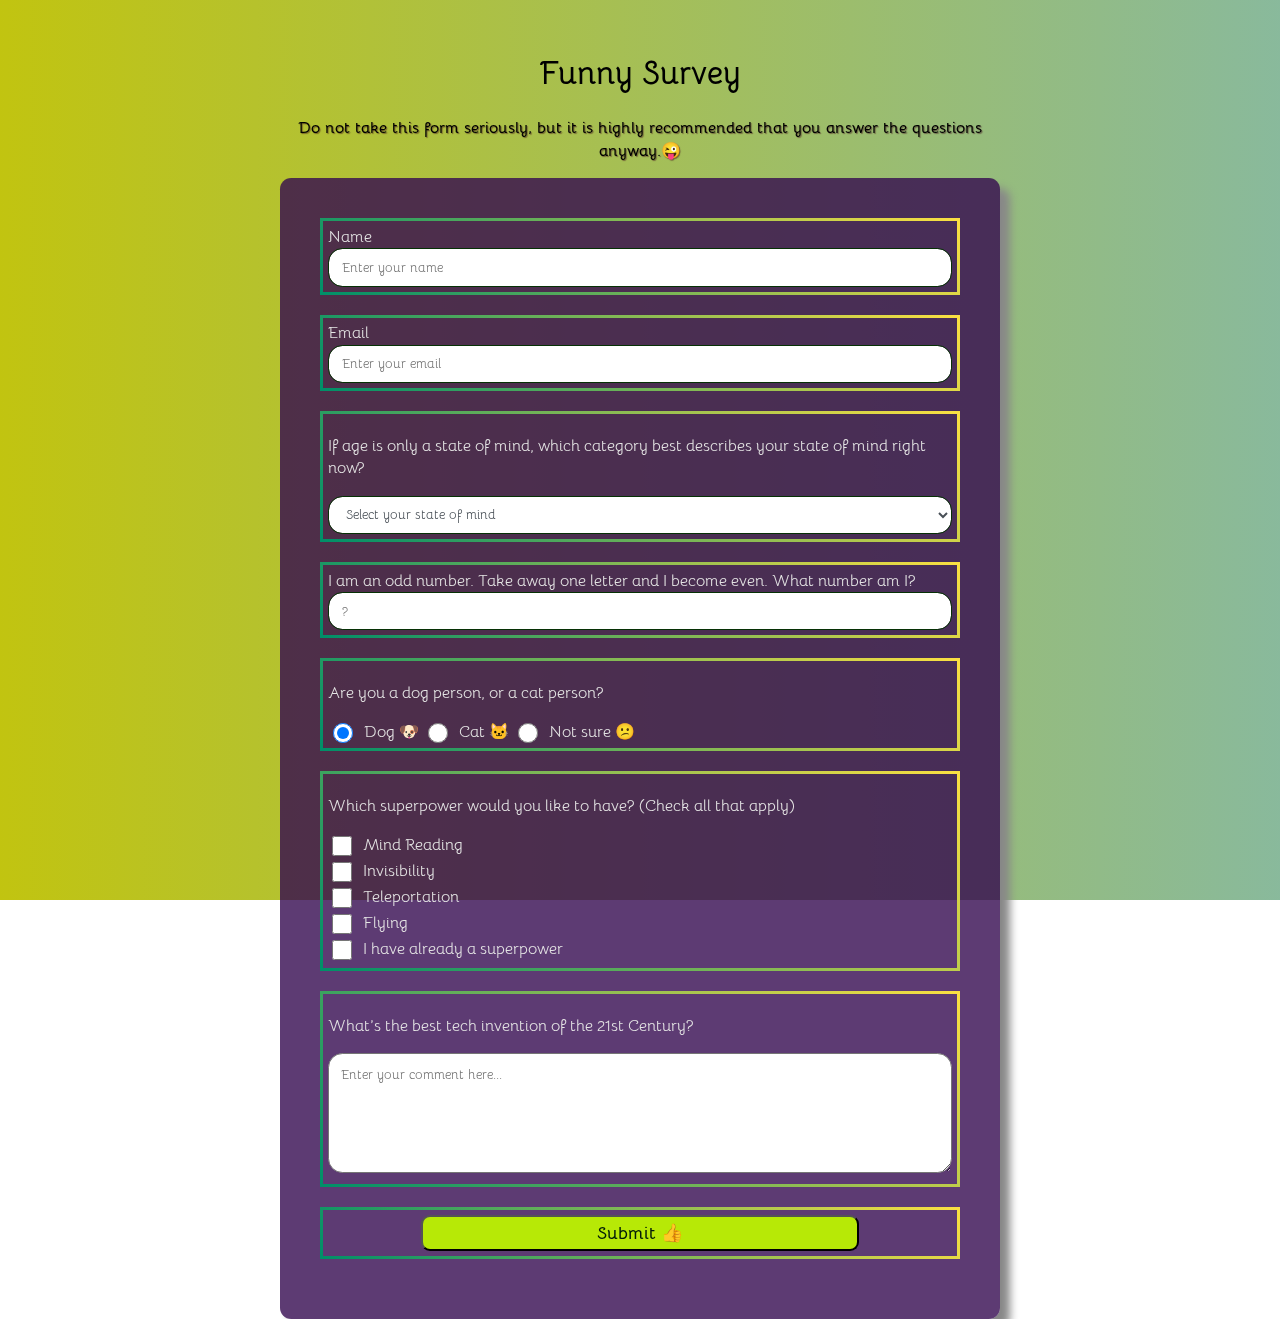
<file: index.html>
<!DOCTYPE html>
<html lang="en" dir="ltr">
  <head>
    <meta charset="utf-8">
    <title> Funny Survey </title>
    <style>
      @import url('https://fonts.googleapis.com/css2?family=Bellota:wght@400;700&display=swap');

      :root {
        --turqoise: rgba(87, 235, 222, 0.7);
        --green-yellow: rgba(167, 250, 23, 0.7);
      }

      *,
      *::before,
      *::after {
        box-sizing: border-box;
      }

      body {
        font-family: Bellota, cursive;
        font-size: 1rem;
        font-weight: 400;
        line-height: 1.4;
        margin: 0;
      }

      ::-webkit-input-placeholder {
        font-family: Bellota;}

      #dropdown {
        font-family: Bellota;
        font-weight: 500;
      }

      body::before {
        content: "";
        position: fixed;
        top: 0;
        left: 0;
        height: 100%;
        width: 100%;
        z-index: -1;
        background: orangered;
        background-image: linear-gradient(
          270deg, var(--turqoise), var(--green-yellow)), url(https://bilsemingilizce.weebly.com/uploads/1/1/9/8/119868229/ads-z-tasar-m_orig.jpg);
        background-size: cover;
        background-repeat: no-repeat;
        background-position: center;
      }
      .container {
        width: 100%;
        margin: 3.2rem auto 0 auto;
      }
      @media (min-width: 576px) {
        .container {
          max-width: 540px;
        }
      }
      @media (min-width: 768px) {
        .container {
          max-width: 720px;
        }
      }
      .description {
        text-shadow: 1px 1px 1px rgba(63, 8, 26, 0.5);
        font-weight: bold;
      }
      .head-text {
        text-align: center;
        font-weight: 900;
      }
      form {
        background: rgba(52, 9, 79, 0.795);
        color: #E5E5E5;
        padding: 2.5rem 0.5rem;
        border-radius: 0.7rem;
        box-shadow: 10px 10px 8px #888888;
      }

      @media (min-width: 480px) {
        form {
          padding: 2.5rem;
        }
      }

      .form-group {
        
        margin: 0 auto 1.25rem auto;
        padding: 0.3rem;
        border-style: solid;
        border-radius: 0.7rem;
        border-image-source: linear-gradient(45deg, rgb(0,143,104), rgb(250,224,66));
        border-image-slice: 1;
      }
      .form-group-checkbox {
        display: flex;
        flex-flow: column;
        margin: 0 auto 1.25rem auto;
        padding: 0.3rem;
        border-style: solid;
        border-radius: 0.7rem;
        border-image-source: linear-gradient(45deg, rgb(0,143,104), rgb(250,224,66));
        border-image-slice: 1;
      }

      .form-control {
        display: block;
        width: 100%;
        height: 2.4rem;
        padding: 0.4rem 0.8rem;
        color:#495057;
        background-color: #fff;
        background-clip: padding-box;
        border: 1px solid #063105;
        border-radius: 0.9rem;
        transition: border-color 0.20s ease-out, box-shadow 0.20s ease-out;

      }

      .form-control:focus {
        border-color: #f4f1bb;
        outline: 0;
        box-shadow: 0 0 0 0.2rem;
      }

      .input-radio {
        display: inline-block;
        margin-right: 0.7rem;
        min-width: 1.25rem;
        min-height: 1.25rem;
        vertical-align: bottom;
        
      }

      .input-checkbox {
        display: inline-block; 
        margin-right: 0.7rem;
        min-width: 1.25rem;
        min-height: 1.25rem;
        vertical-align: middle;
        }

      .input-textarea {
        min-height: 120px;
        width: 100%;
        padding: 0.75rem;
        resize: vertical;
        border-radius: 0.9rem;
      }

      .submit-button {
        display: block;
        margin-left: auto;
        margin-right: auto;
        width: 70%;
        padding: 5px;
        font-family: Bellota;
        font-weight: bolder;
        font-size: 18px;
        background: #B7E906;
        color: #031C0A;
        border-radius: 9px;
        transition: all 0.5s;
        cursor: pointer;
      }

      .submit-button:hover{
        box-shadow: 0 12px 16px 0 rgba(0,0,0,0.24), 0 20px 60px 0 rgba(0, 0, 0, 0.19);
      }

    </style>
  </head>
  <body>
    <div class= "container">
      <header class="header">
          <h1 id="title" class="head-text">Funny Survey</h1>
          <p id="description" class="description head-text">Do not take this form seriously, but it is highly recommended that you answer the questions anyway.&#128540</p>
      </header>
      <form id="survey-form">
        <div class="form-group">
          <label id="name-label" for="name">Name</label>
          <input
            type="text"
            name="name"
            id="name"
            class="form-control"
            placeholder="Enter your name"
            required/>
        </div>
        <div class="form-group">
          <label id="email-label" for="email">Email</label>
          <input
            type="email"
            name="email"
            id="email"
            class="form-control"
            placeholder="Enter your email"
            required
            >
        </div>
        <div class="form-group">
          <p>If age is only a state of mind, which category best describes your state of mind right now?</p>
          <select id="dropdown" name="age-drop" class="form-control" required>
            <option disabled selected value>Select your state of mind</option>
            <option value="child">Cheeky Child 👶</option>
            <option value="teenager">Tormented Teenager👦</option>
            <option value="mid-age">Mad Mid-Lifer👱‍♀️</option>
            <option value="old">Groovy Grandparent👵</option>
            <option value="other">Other👽</option>
          </select>
        </div>
        <div class="form-group">
          <label id="number-label" for="number">I am an odd number. Take away one letter and I become even. What number am I?</label>
          <br>
          <input
            type="number"
            name="odd"
            id="number"
            min="6"
            max="8"
            class="form-control"
            placeholder="?"/>
        </div>
        <div class="form-group">
          <p>Are you a dog person, or a cat person?</p>
          <label>
            <input
              name="dog-cat"
              value="dog"
              type="radio"
              class="input-radio"
              checked
            />Dog 🐶
          </label>
          <label>
            <input
              name="dog-cat"
              value="cat"
              type="radio"
              class="input-radio"
            />Cat 🐱
          </label>
          <label>
            <input
              name="dog-cat"
              value="not-sure"
              type="radio"
              class="input-radio"
            />Not sure 😕
          </label>
        </div>
        <div class="form-group-checkbox">
          <p>Which superpower would you like to have? 
          <span class="clue">(Check all that apply)</span></p>
          <label>
            <input 
              name="superpower"
              type="checkbox"
              value="mind-read"
              class="input-checkbox"
            >Mind Reading
          </label>
          <label>
            <input 
              name="superpower"
              type="checkbox"
              value="invisibility"
              class="input-checkbox"
            >Invisibility
          </label>
          <label>
            <input 
              name="superpower"
              type="checkbox"
              value="teleportation"
              class="input-checkbox"
            >Teleportation
          </label>
          <label>
            <input 
              name="superpower"
              type="checkbox"
              value="Flying"
              class="input-checkbox"
            >Flying
          </label>
          <label>
            <input 
              name="superpower"
              type="checkbox"
              value="have-superpower"
              class="input-checkbox"
            >I have already a superpower
          </label>
        </div>
        <div class="form-group">
          <p>What’s the best tech invention of the 21st Century?</p>
          <textarea 
          id="invention" 
          class="input-textarea" 
          name="inventions" 
          placeholder="Enter your comment here..."
          ></textarea>
        </div>
        <div class="form-group">
          <button type="submit" id="submit" class="submit-button" style="vertical-align:middle">
            Submit 👍
          </button>
        </div>    
      </form>
    </div>
  </body>
</html>
</file>
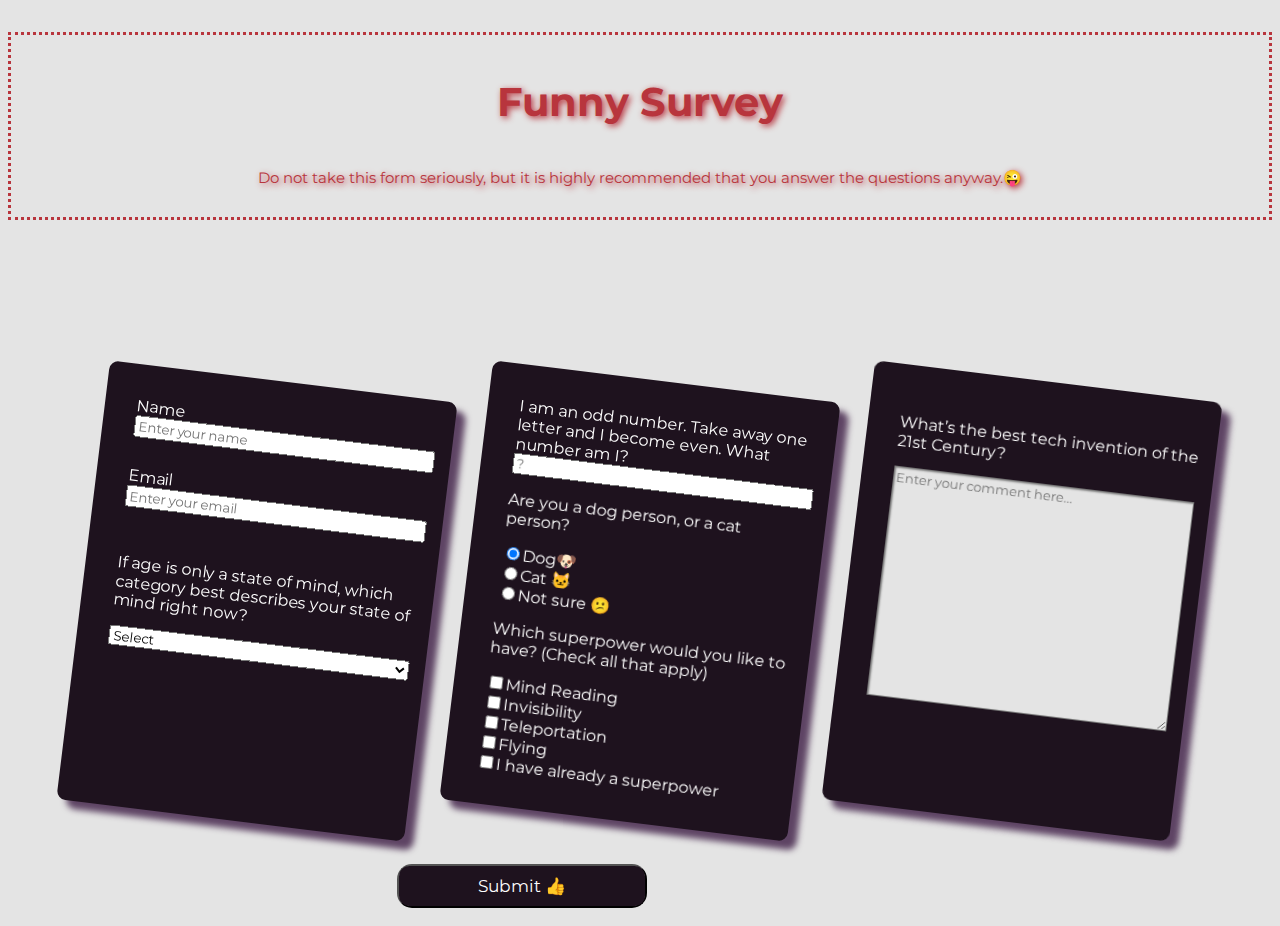
<file: index_didem.html>
<!DOCTYPE html>
<html lang="en" dir="ltr">
  <head>
    
    <meta charset="utf-8">
    <title> Funny Survey </title>
    <style>
      @import url('https://fonts.googleapis.com/css2?family=Montserrat:ital,wght@1,500&display=swap');
      
      :root{
        --background: #E4E4E4;
        --box-color: #1e121e;
        --color-text: #FEFEFE;
        --color-text-hover: #ad3e46;
        --header-text: #D9414B;
        --main-font: 'Montserrat', sans-serif;
        --border-color: #a5a5a5;
      }

      * {
        box-sizing: border-box;
      }

      body{
        background-color: var(--background);
        font-family: var(--main-font);
      }
     
     .container {
       margin-top: 2em;
       max-width: 100%;
       height: 100%;
       color:  #b8353d;       
      }

      .header {
        display: flex;
        max-width: 100%;
        flex-flow: column;
        padding: 15px;
        border-style: dotted;
        border-image: url('https://sourceofmine.weebly.com/uploads/1/1/9/8/119868229/form_orig.png') 125 / 19px round;
        font-size: 15px;
        text-shadow: 2px 2px 6px;
        text-align: center;
      }
      #title {
        font-size: 40px;
      }
      .boxes {
        display: flex;
        flex-flow: row;
        justify-content: center;
        max-width: 100%;
        margin-top: 8em;
        margin-left: 2em;
        margin-right: 2em;
        padding: 1em;
        height: 100%;
      }
           
      .box1, .box2, .box3 {
        display: flex;
        flex-flow: column wrap;
        max-width: 30%;
        background-color: var(--box-color);
        color: var(--color-text);
        font-size: 1em;
        margin: 1em;
        padding: 2em;
        padding-right: 1em;
        border-radius: 9px;
        box-shadow: 10px 8px 6px #5e4464;
        transform: rotate(7deg);
        backface-visibility: hidden;
        -webkit-backface-visibility: hidden;
      }

      @media only screen and (max-width: 700px) {
        .boxes {
        display: flex;
        flex-flow: column;}
        .box1, .box2, .box3 {
        font-size: 0.9em;}
      }
      .boxes :hover {
        transform: rotate(0deg);
        color: #D9414B;
      }
      .email, .namee, .state-of-mind{
        margin-bottom: 1em;
        font-family: var(--main-font);
        width: 100%;
      }

      .namee::placeholder, .email::placeholder, .number::placeholder, .tech::placeholder {
        font-family: 'Montserrat', sans-serif;
      }

      .dog-cat, .superpower, .number {
        display: flex;
        flex-flow: column;
      }

      .submit-container{
        display: flex;
        margin-left: auto;
        margin-right: auto;
        width: 40%;
       }

        .submit-button {
        width: 250px;
        align-self: center;
        color: #FEFEFE;
        margin: 10px;
        padding: 10px;
        font-size: 17px;
        font-family: var(--main-font);
        cursor: pointer;
        z-index: 0;
        border-radius: 15px;
        position: relative;
      }

      .submit-button::before {
        content: "";
        background: linear-gradient(45deg, #ff0000, #ff7300, #fffb00, #48ff00, #00ffd5, #002bff, #7a00ff, #ff00c8, #ff0000);
        position: absolute;
        top: -5px;
        right: -5px;
        background-size: 400%;
        z-index: -1;
        filter: blur(5px);
        width: calc(100% + 6px);
        height: calc(100% + 6px);
        animation: glowing 20s linear infinite;
        opacity: 0;
        transition: opacity .3s ease-in-out;
        border-radius: 10px;

      }

      .submit-button:active {
        color: rgb(0, 0, 0);
        font-weight: bolder;

      }

      .submit-button:active:after {
        background: transparent;
      }

      .submit-button:hover:before {
        opacity: 1; 
      }

      .submit-button:after {
        z-index: -1;
        content: '';
        position: absolute;
        width: 100%;
        height: 100%;
        background: var(--box-color);
        left: 0;
        top: 0;
        border-radius: 10px;
      }

      @keyframes glowing {
        0% { background-position: 0 0; }
        50% { background-position: 400% 0; }
        100% { background-position: 0 0; }
      }
    </style>

</head>
  <body>
          <div class= "container">
      <header class="header">
          <h1 id="title" class="head-text">Funny Survey</h1>
          <p id="description" class="description head-text">Do not take this form seriously, but it is highly recommended that you answer the questions anyway.&#128540</p>
      </header>
      <form id="survey-form">
        <div class="boxes">
          <div class="box1">
            <div class="namee">
            <label id="name-label" for="name">Name</label>
            <input
              type="text"
              name="name"
              id="name"
              class="namee"
              placeholder="Enter your name"
              required
              /></div>
              <div class="email">
              <label id="email-label" for="email">Email</label>
              <input
                type="email"
                name="email"
                id="email"
                class="email"
                placeholder="Enter your email"
                required
                />
              </div>
              <div class="state-of-mind">
                <p>If age is only a state of mind, which category best describes your state of mind right now?</p>
                <select id="dropdown" name="age-drop" class="state-of-mind" required>
                  <option disabled selected value>Select </option>
                  <option value="child">Cheeky Child 👶</option>
                  <option value="teenager">Tormented Teenager👦</option>
                  <option value="mid-age">Mad Mid-Lifer👱‍♀️</option>
                  <option value="old">Groovy Grandparent👵</option>
                  <option value="other">Other👽</option>
                </select>
              </div>
          </div>
          
          <div class="box2">
            <div class="number">
            <label id="number-label" for="number">I am an odd number. Take away one letter and I become even. What number am I?</label>
            <input
              type="number"
              name="odd"
              id="number"
              min="6"
              max="8"
              class="number"
              placeholder="?"
            />
            </div>
              <div class="dog-cat">
              <p>Are you a dog person, or a cat person?</p>
              <label>
                <input
                  name="dog-cat"
                  value="dog"
                  type="radio"
                  checked
                />Dog🐶
              </label>
              <label>
                <input
                  name="dog-cat"
                  value="cat"
                  type="radio"
                />Cat 🐱
              </label>
              <label>
                <input
                  name="dog-cat"
                  value="not-sure"
                  type="radio"
                />Not sure 😕
              </label>
              <div class="superpower">
              <p>Which superpower would you like to have? 
                <span class="clue">(Check all that apply)</span></p>
                <label>
                  <input 
                    name="superpower"
                    type="checkbox"
                    value="mind-read"
                  >Mind Reading
                </label>
                <label>
                  <input 
                    name="superpower"
                    type="checkbox"
                    value="invisibility"
                  >Invisibility
                </label>
                <label>
                  <input 
                    name="superpower"
                    type="checkbox"
                    value="teleportation"
                  >Teleportation
                </label>
                <label>
                  <input 
                    name="superpower"
                    type="checkbox"
                    value="Flying"
                  >Flying
                </label>
                <label>
                  <input 
                    name="superpower"
                    type="checkbox"
                    value="have-superpower"
                  >I have already a superpower
                </label>
              </div>
              </div>
          </div>
          <div class="box3">
            <div class="tech">
            <p>What’s the best tech invention of the 21st Century?</p>
            <textarea 
            id="invention" 
            class="tech" 
            name="inventions" 
            placeholder="Enter your comment here..."
            rows="15"
            style= "width: 100%; 
            box-shadow: 1px 1px 2px #888888 inset; 
            background-color: var(--background);" 
            ></textarea>
          </div>
          </div>
        </div>
        <div class="submit-container">
        <button type="submit" id="submit" class="submit-button">
            Submit 👍
          </button>
        </div>
              
         
      </form>
      

    </div>
  </body>
</html>
</file>
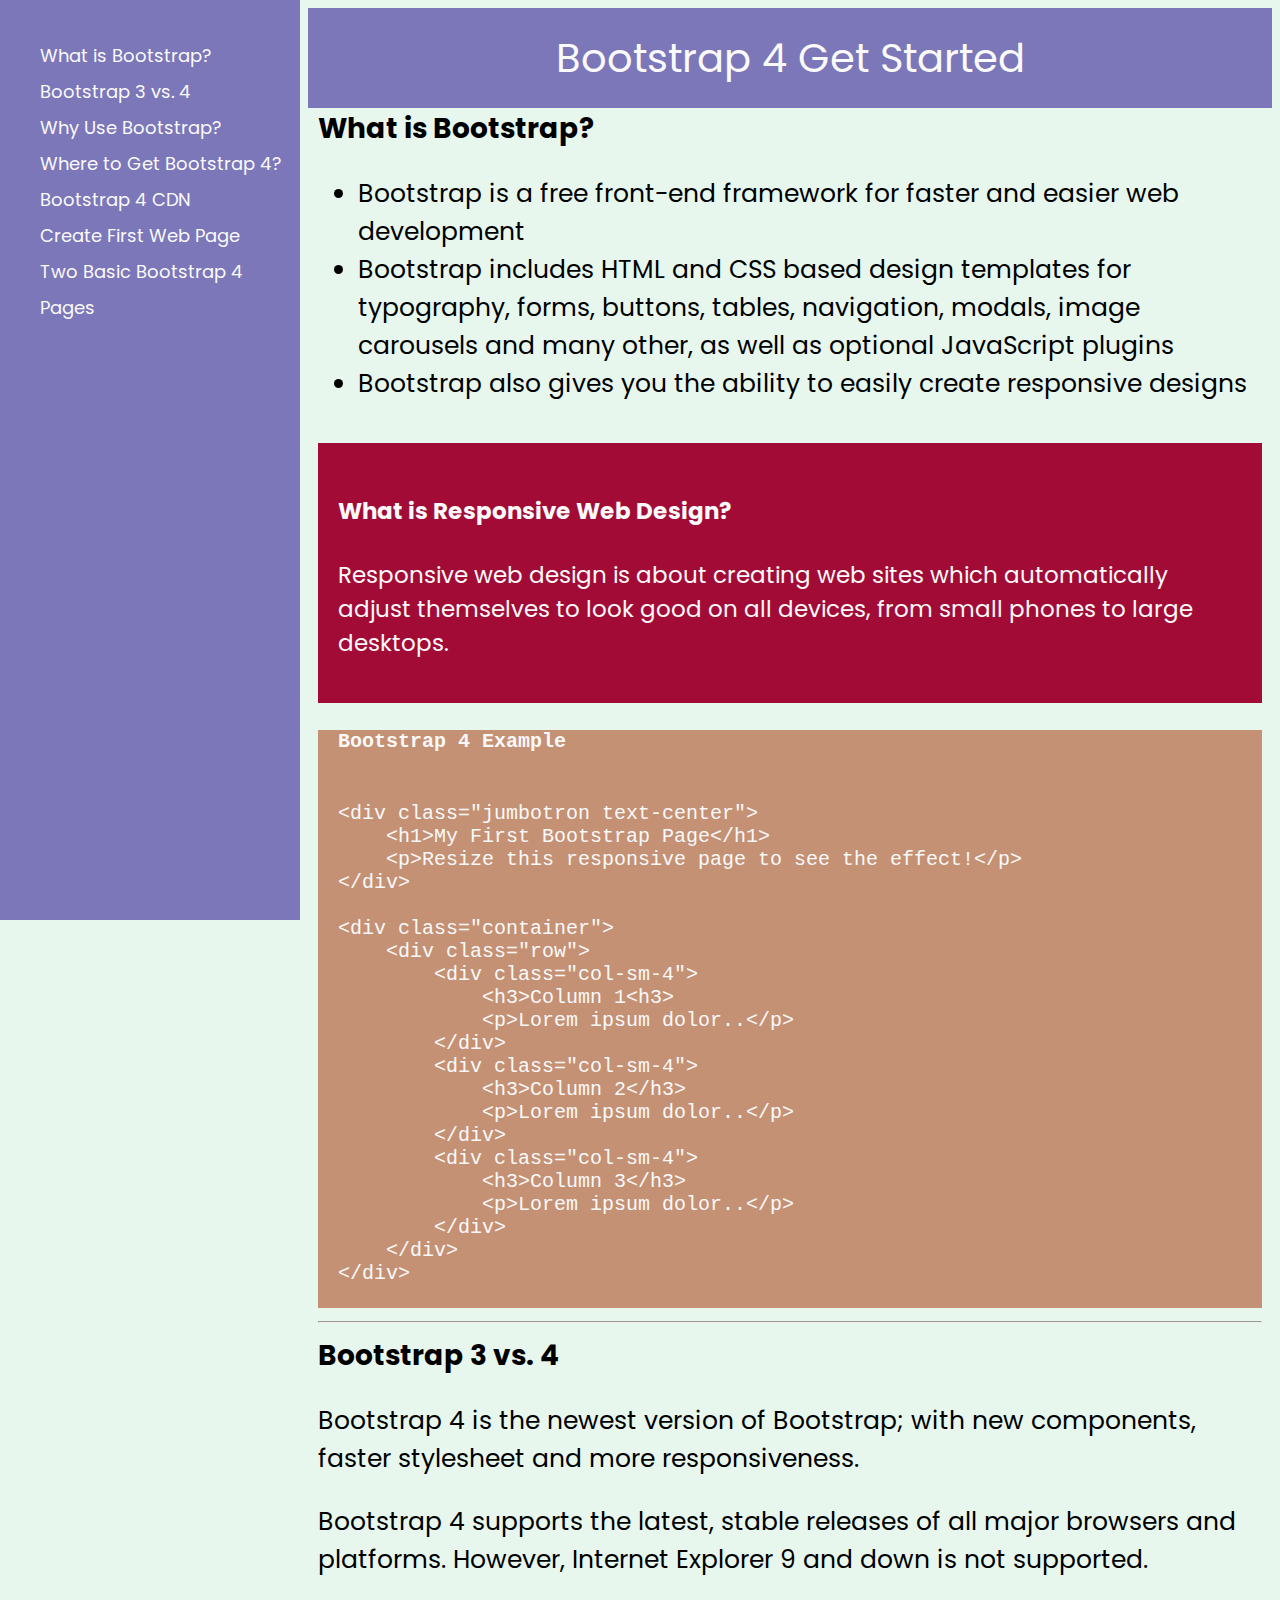
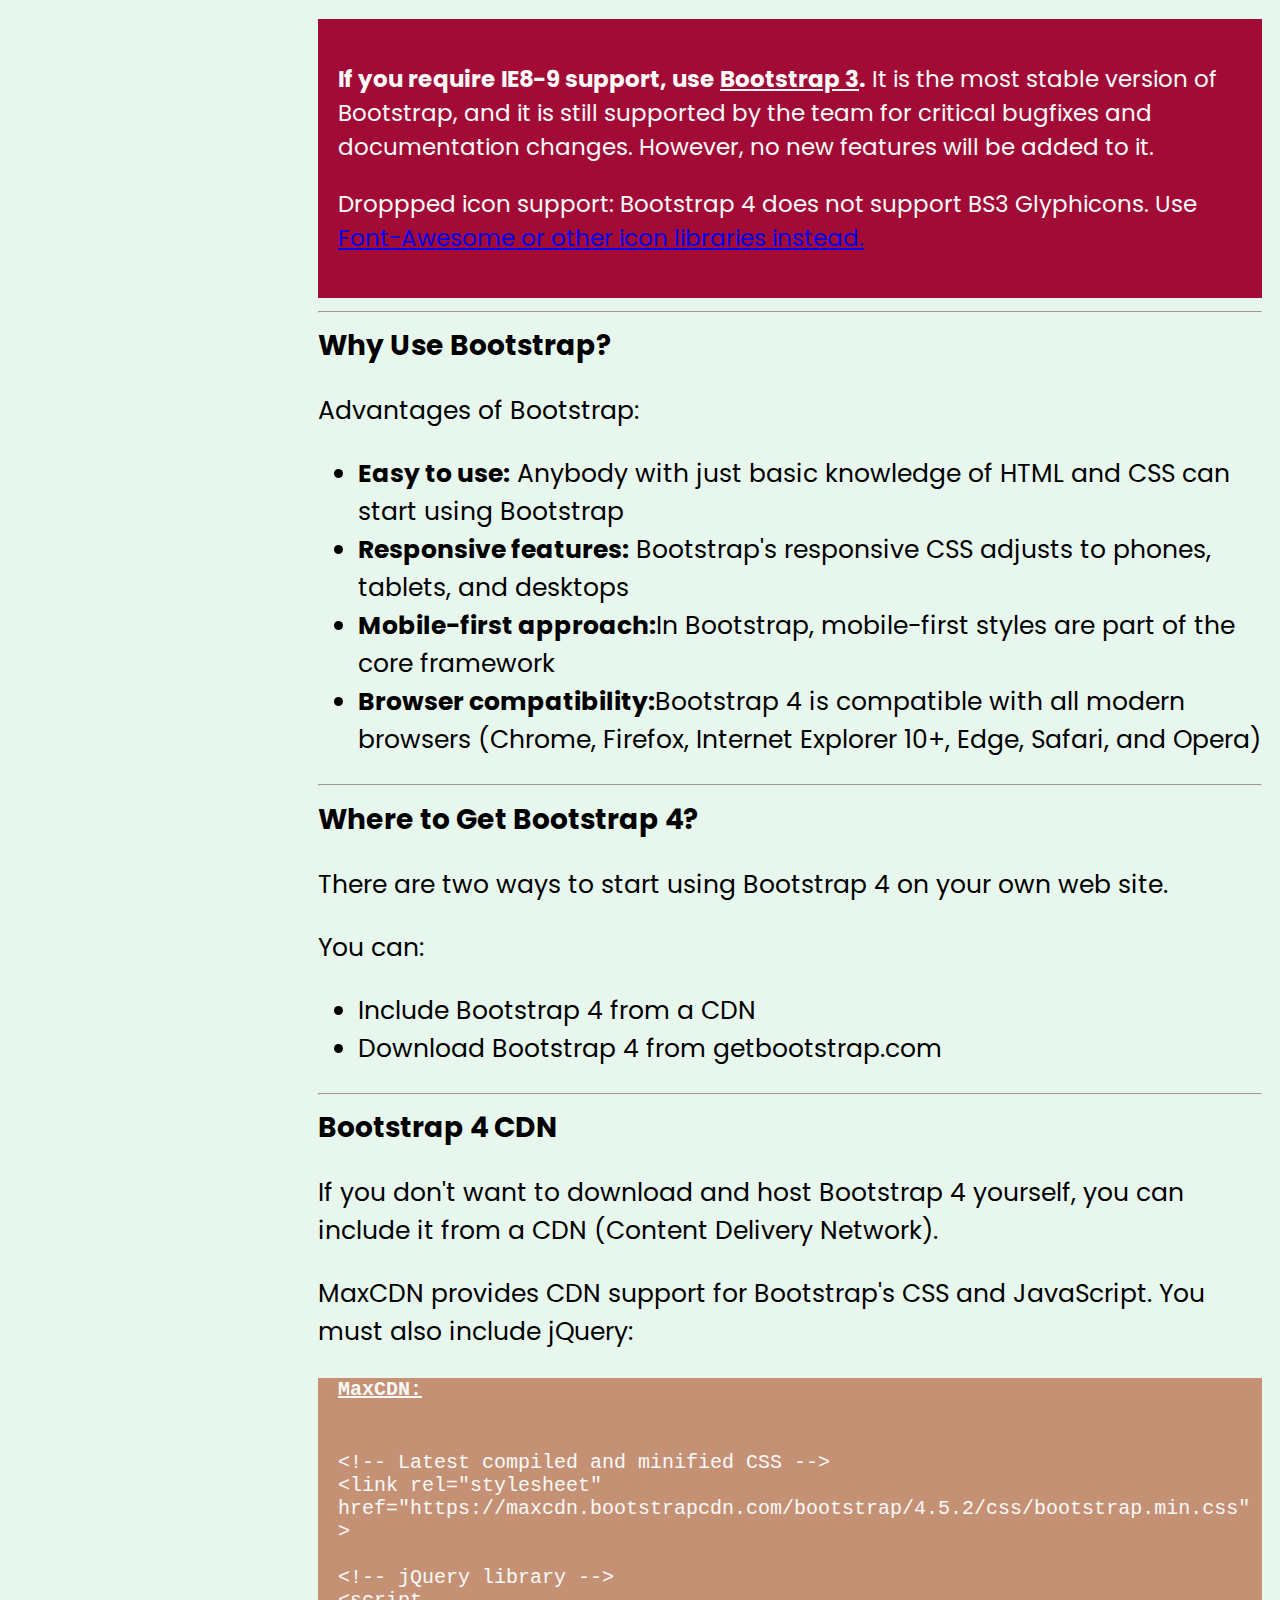
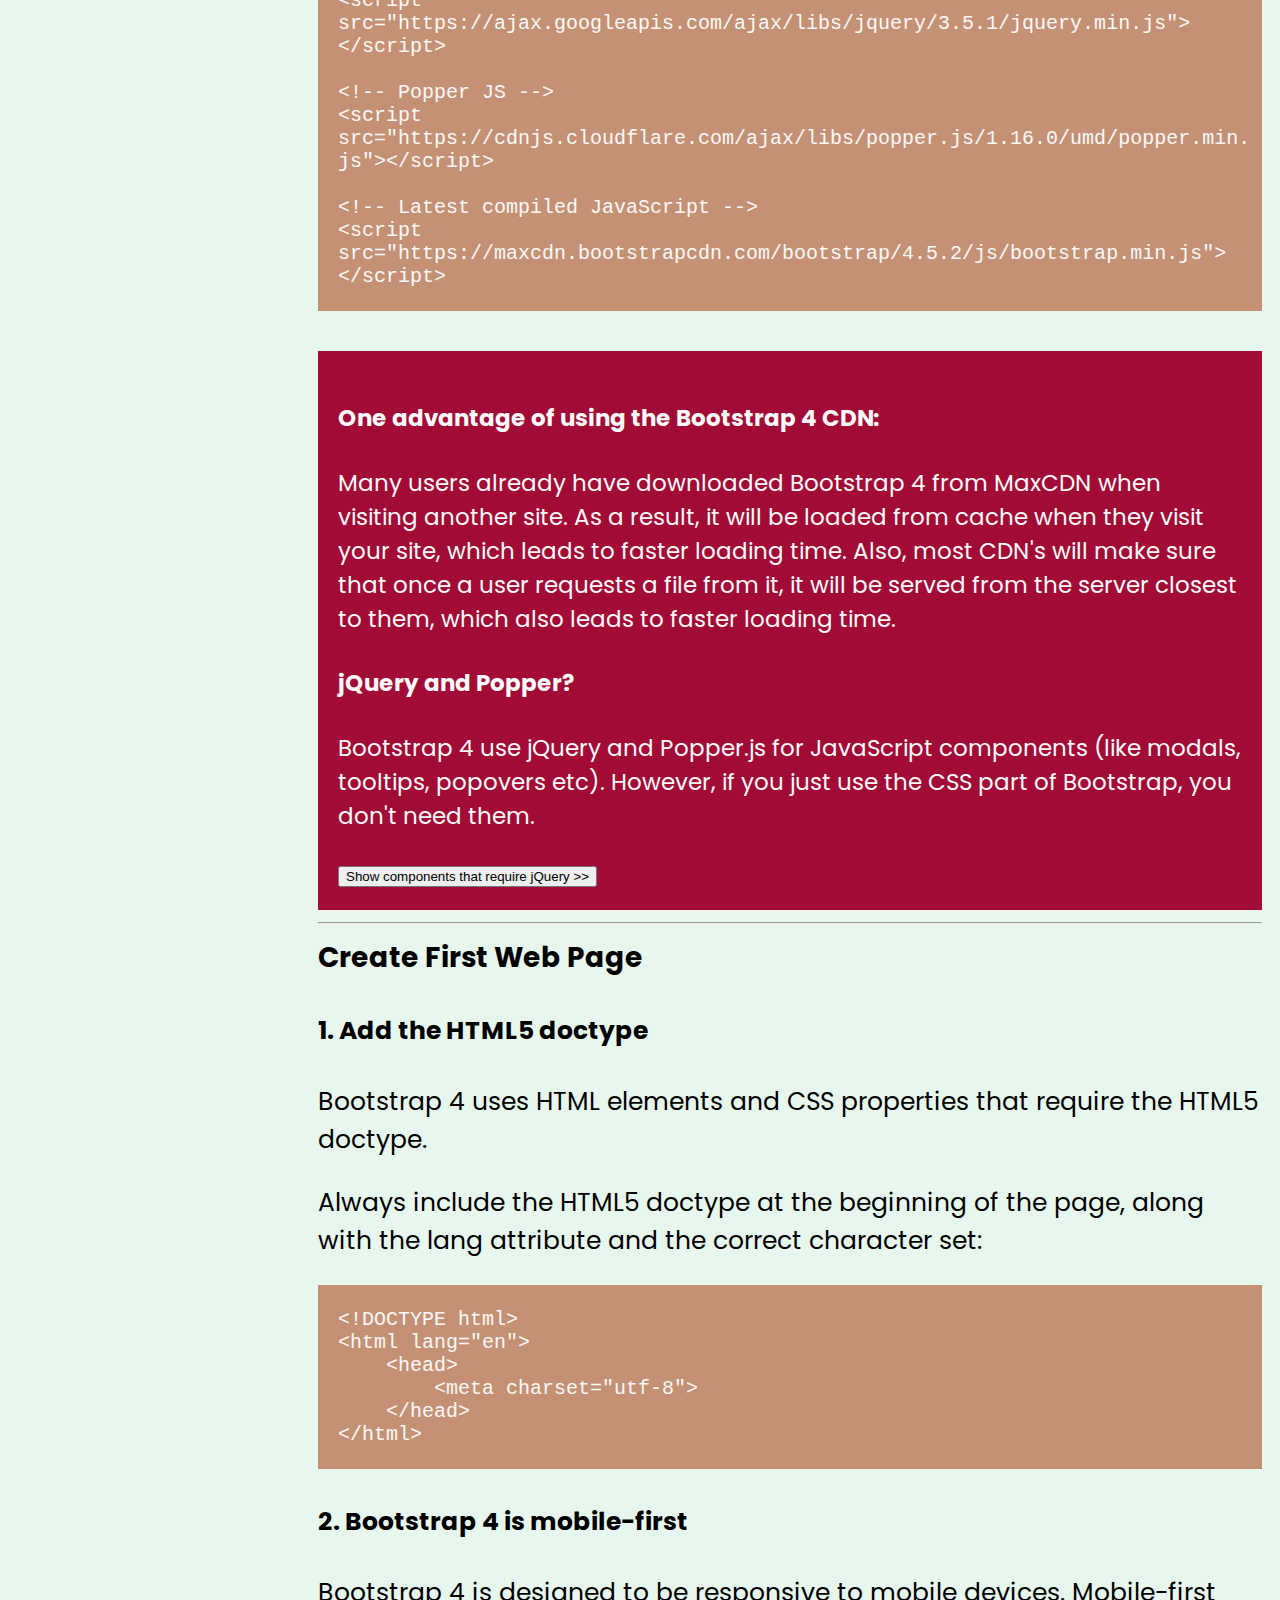
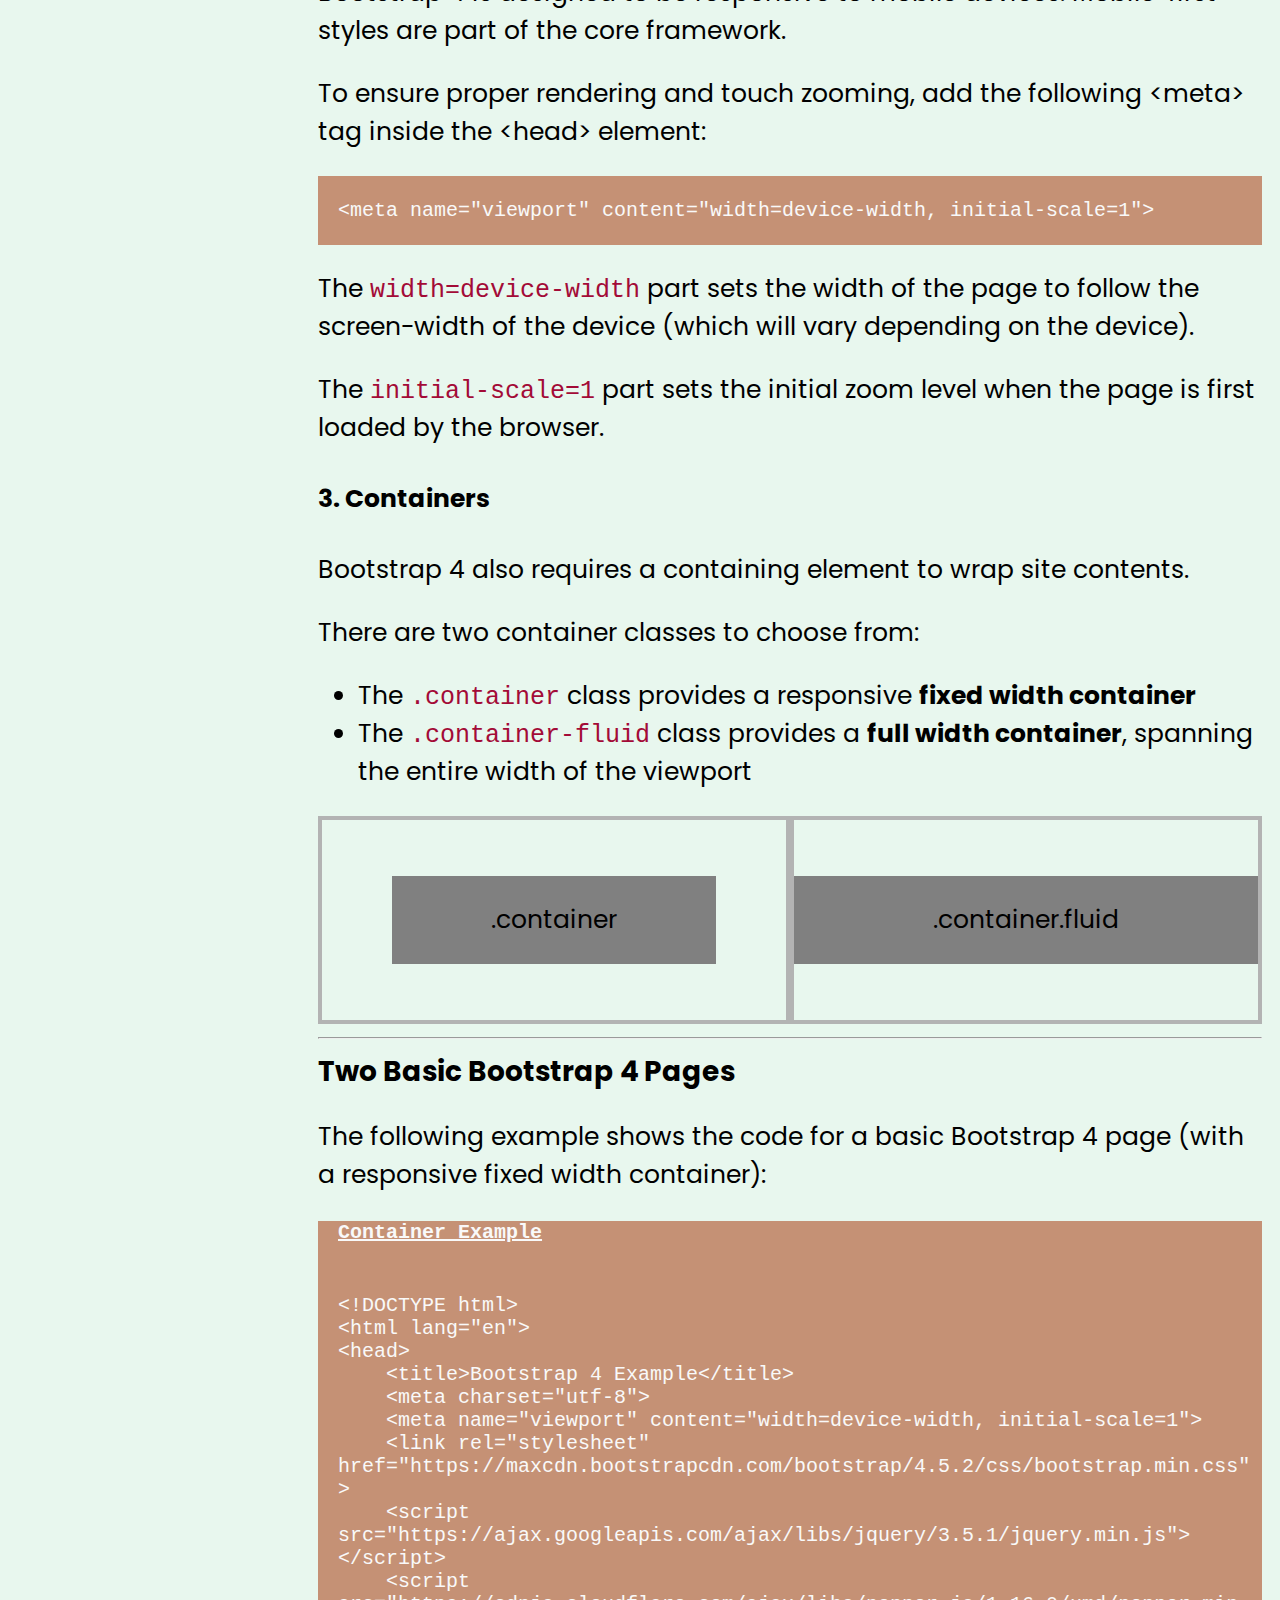
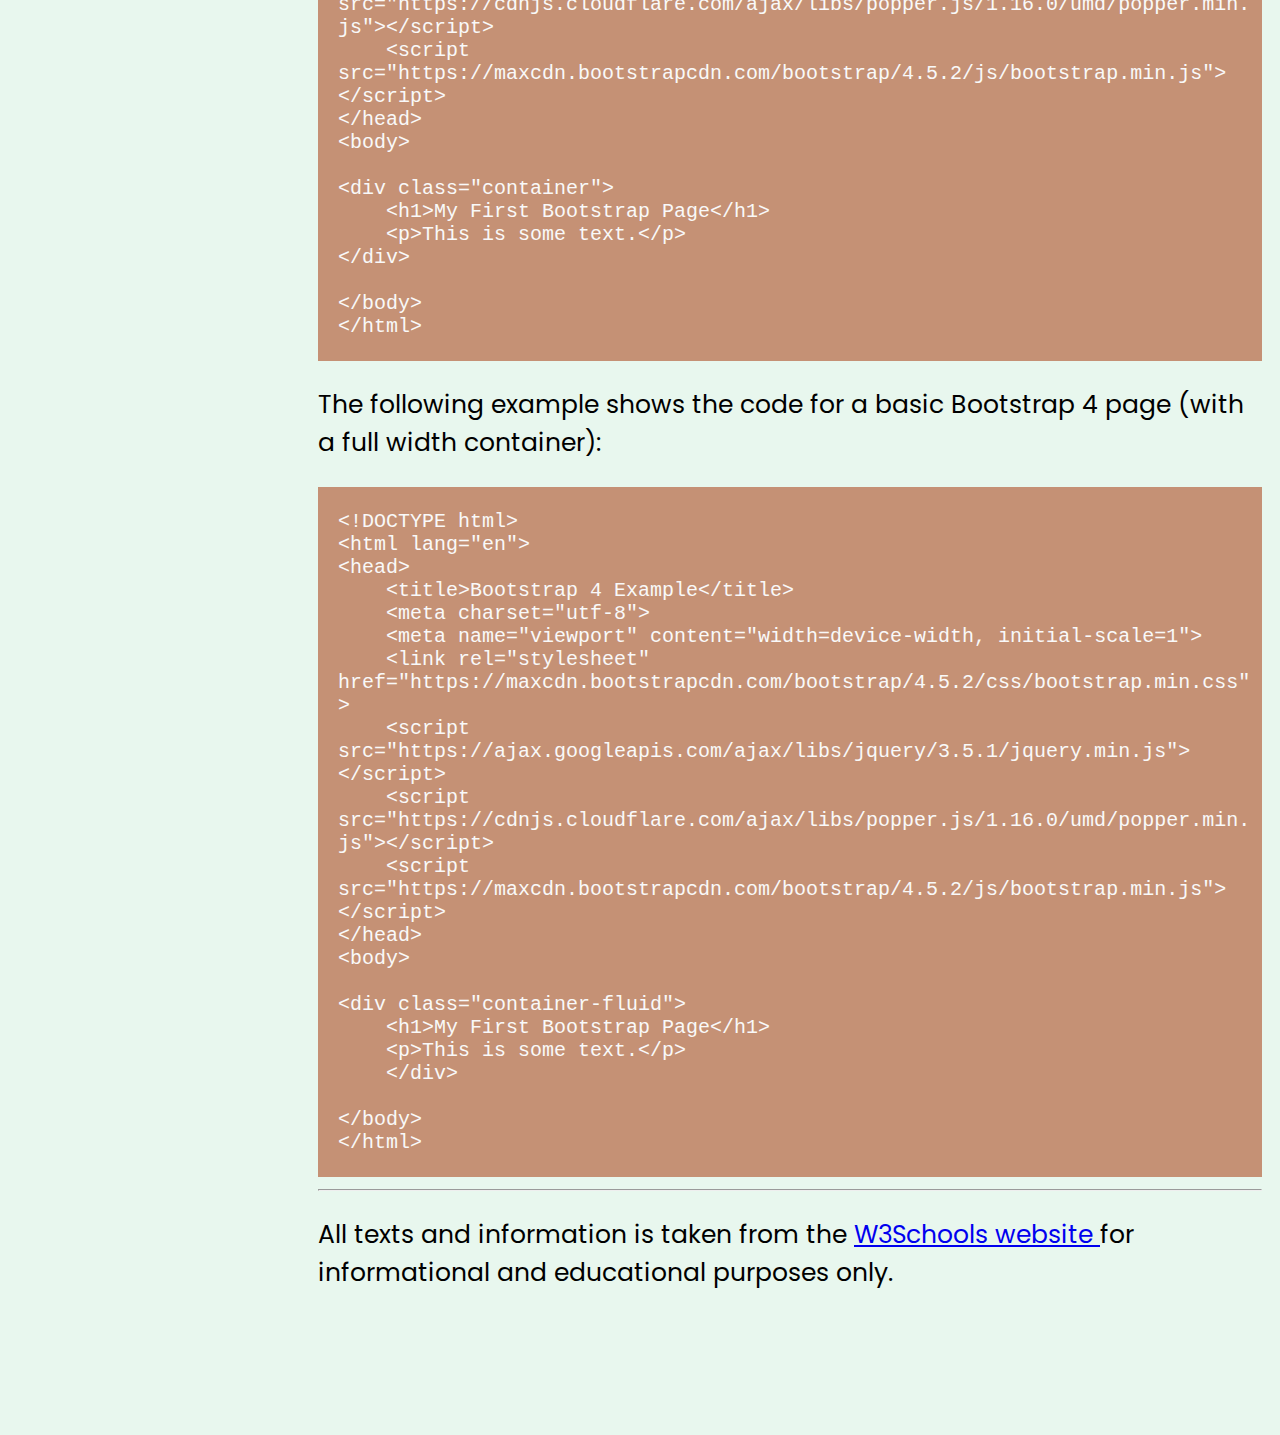
<file: ozan-tech.html>
<!DOCTYPE html>
<html>
    <head>
        <style>
            
            body, html {
                background-color: #E8F7EE;
                scroll-behavior: smooth;
            }
            #navbar{
            height: 100%;
            width: 300px;
            position: fixed;
            z-index: 1;
            top: 0;
            left: 0;
            background-color: #7C77B9;
            overflow-x: hidden;
            padding-top: 20px; 
            
            }
            .top_header {
                background-color: #7C77B9;
                top: 0;
                margin-left: 300px; 
                height: 100px;
                width: auto;
                color: white;
                font-size: 40px;
                display: flex;
                justify-content: center;
                align-items: center;
                color: #fafafa;
                font-family: 'Poppins', sans-serif;
            }

            .ul_nav {
                list-style: none;
                line-height: 2em;
                font-size: 18px;
                font-family: 'Poppins', sans-serif;
            }
            .nav-link {
                color: #fafafa;
                transition-duration: 400ms;
                text-decoration: none;
            }
            .nav-link:hover {
                text-shadow: 2px 2px 8px #fafafa;
                color: #fafafa;
                
            }
            #main-doc{
            margin-left: 300px;
            font-size: 25px; 
            padding: 0px 10px;
            font-family: 'Poppins', sans-serif;
            }
           
            .note {
                background-color: #A30B37;
                margin-top: 40px;
                padding: 20px;
                color: #fafafa;
                font-size: 23px;
            } 

            .codebox{
                background-color :#C59175;
                color: #f9f9f9;
                font-family: monospace;
                font-size: 20px;
                
                padding-left: 20px;
                text-align: left;
                overflow: visible;
                margin-top: 20px;
                /*padding: 20px;*/
            }
            .code {
                white-space: pre-wrap;
                color: #f9f9f9;
                font-family: monospace;
                overflow: visible;
                word-wrap: break-word;
            }
            .intextcode{
                color: #A30B37;
                font-family: monospace;
            }
            .cont {
                display: flex;
                flex-flow: row;
                justify-content: center;
                align-items: center;
            }
            .container {
                width: 50%;
                height: 200px;
                border: 4px solid rgb(179, 179, 179);
                display: flex;
                justify-content: center;
                align-items: center;
            }
            .container_fluid {
                width: 50%;
                height: 200px;
                border: 4px solid rgb(179, 179, 179);
                display: flex;
                justify-content: center;
                align-items: center;
            }
            .g_container {
                background-color: grey;
                text-align: center;
                width: 70%;
            }
            .g_container_fluid {
                background-color: grey;
                text-align: center;
                width: 100%;
            }
            .none_header{
                display: none;
            }
            .g_head{
                font-size: 28px;
                font-weight: bold;
            }
            .arrow {
            border: solid#fafafa;
            border-width: 0 3px 3px 0;
            display: inline-block;
            padding: 3px;
            }
            .up {
             transform: rotate(-135deg);
             -webkit-transform: rotate(-135deg);
                }
            .back_to_top {
                background-color: #7C77B9;
                position: fixed;
                bottom: 0;
                text-align: center;
                width: 100%;
                justify-content: center;
                font-size: 15px;
                font-family: 'Poppins', sans-serif;
                display: none;
            }           
            @media screen and (max-width: 799px) {
                .top_header {
                    top: 0;
                    height: 80px;
                    width: 100%;
                    font-size: 30px;
                    margin: 0;
                }
                #navbar {
                    height: fit-content;
                    width: 100%;
                    position: relative;
                    z-index: 0;
                    left: 0;
                    background-color: #7C77B9;
                    overflow-x: hidden;
                    padding-top: 20px; 
                    justify-content: center;
                }
                .ul_nav {
                font-size: 15px;
                text-align: center;
                }
                #main-doc{
                margin: auto;
                font-size: 20px; 
                font-family: 'Poppins', sans-serif;
                justify-content: center;
                }
                .back_to_top {
                    display: initial;
                } 

            }
        </style>
        <link rel="preconnect" href="https://fonts.gstatic.com">
        <link href="https://fonts.googleapis.com/css2?family=Poppins:wght@200;500;900&display=swap" rel="stylesheet">
    </head>
    <body>
        <div class="back_to_top"><a class="nav-link" href="#"><p><i class="arrow up"></i> Back to top</p></a></div>
        <script src="https://cdn.freecodecamp.org/testable-projects-fcc/v1/bundle.js"></script>
        <header class="top_header">Bootstrap 4 Get Started</header>
        <nav id="navbar">
            <header class="none_header">Bootstrap 4 Get Started</header>
            <ul class="ul_nav">
                <li><a class="nav-link" href="#What_is_Bootstrap?">What is Bootstrap?</a></li>
                <li><a class="nav-link" href="#Bootstrap_3_vs._4">Bootstrap 3 vs. 4</a></li>
                <li><a class="nav-link" href="#Why_Use_Bootstrap?">Why Use Bootstrap?</a></li>
                <li><a class="nav-link" href="#Where_to_Get_Bootstrap_4?">Where to Get Bootstrap 4?</a></li>
                <li><a class="nav-link" href="#Bootstrap_4_CDN">Bootstrap 4 CDN</a></li>
                <li><a class="nav-link" href="#Create_First_Web_Page">Create First Web Page</a></li>
                <li><a class="nav-link" href="#Two_Basic_Bootstrap_4_Pages">Two Basic Bootstrap 4 Pages</a></li>
            </ul>
        </nav>
        <main id="main-doc">
            
            <section class="main-section" id="What_is_Bootstrap?"><header class="g_head">What is Bootstrap?</header>
                <ul>
                <li>Bootstrap is a free front-end framework for faster and easier web development</li>
                <li>Bootstrap includes HTML and CSS based design templates for typography, forms, buttons, tables,
                 navigation, modals, image carousels and many other, as well as optional JavaScript plugins</li>
                <li>Bootstrap also gives you the ability to easily create responsive designs</li>
            </ul>
            <div class="note">
                <h4>What is Responsive Web Design?</h4>
                <p>Responsive web design is about creating web sites which automatically 
                    adjust themselves to look good on all devices, from small phones to large desktops.</p>
            </div>
            <div class="codebox">
                <h4>Bootstrap 4 Example</h4>
                <code class="code"> 
&lt;div class="jumbotron text-center"&gt;
    &lt;h1>My First Bootstrap Page&lt;/h1> 
    &lt;p>Resize this responsive page to see the effect!&lt;/p>
&lt;/div>
                  
&lt;div class="container">
    &lt;div class="row">
        &lt;div class="col-sm-4">
            &lt;h3>Column 1&lt;h3>
            &lt;p>Lorem ipsum dolor..&lt;/p>
        &lt;/div>
        &lt;div class="col-sm-4">
            &lt;h3>Column 2&lt;/h3>
            &lt;p>Lorem ipsum dolor..&lt;/p>
        &lt;/div>
        &lt;div class="col-sm-4">
            &lt;h3>Column 3&lt;/h3>
            &lt;p>Lorem ipsum dolor..&lt;/p>
        &lt;/div>
    &lt;/div>
&lt;/div>
                </code>
            </div>
            </section>

            <hr>

            <section class="main-section" id="Bootstrap_3_vs._4">
                <header class="g_head">Bootstrap 3 vs. 4</header>
                <p>Bootstrap 4 is the newest version of Bootstrap; with new components, 
            faster stylesheet and more responsiveness.</p>
                <p>Bootstrap 4 supports the latest, stable releases of all major 
            browsers and platforms. However, Internet Explorer 9 and down is not supported.</p>
            <div class="note">
                <p><strong>If you require IE8-9 support, use <u>Bootstrap 3</u>.</strong> It is the most 
            stable version of Bootstrap, and it is still supported by the team for critical 
            bugfixes and documentation changes. However, no new features will be added to it.</p>
                <p>Droppped icon support: Bootstrap 4 does not support BS3 Glyphicons. 
                    Use <a href="https://www.w3schools.com/icons/default.asp">Font-Awesome or other icon 
                        libraries instead.</a></p>
            </div>
            </section>
            <hr>
            <section class="main-section" id="Why_Use_Bootstrap?"><header class="g_head">Why Use Bootstrap?</header>
                <p>Advantages of Bootstrap:</p>
                <ul>
                    <li><strong>Easy to use:</strong> Anybody with just basic 
                        knowledge of HTML and CSS can start using Bootstrap</li>
                    <li><strong>Responsive features:</strong> Bootstrap's responsive 
                        CSS adjusts to phones, tablets, and desktops</li>
                    <li><strong>Mobile-first approach:</strong>In Bootstrap, mobile-first styles 
                        are part of the core framework</li>
                    <li><strong>Browser compatibility:</strong>Bootstrap 4 is compatible with all modern browsers 
                        (Chrome, Firefox, Internet Explorer 10+, Edge, Safari, and Opera)</li>
                </ul>
            </section>
            <hr>
            <section class="main-section" id="Where_to_Get_Bootstrap_4?">
                <header class="g_head">Where to Get Bootstrap 4?</header>
                <p>There are two ways to start using Bootstrap 4 on your own web site.</p>
                <p>You can:</p>
                <ul>
                    <li>Include Bootstrap 4 from a CDN</li>
                    <li>Download Bootstrap 4 from getbootstrap.com</li>
                </ul>
            </section>
            <hr>
            <section class="main-section" id="Bootstrap_4_CDN"><header class="g_head">Bootstrap 4 CDN</header>
                <p>If you don't want to download and host Bootstrap 4 yourself, 
                    you can include it from a CDN (Content Delivery Network).</p>
                <p>MaxCDN provides CDN support for Bootstrap's CSS and JavaScript. 
                    You must also include jQuery:</p>
                <div class="codebox">
                    <h4><u>MaxCDN:</u></h4>
                    <code class="code">
&lt;!-- Latest compiled and minified CSS -->
&lt;link rel="stylesheet" href="https://maxcdn.bootstrapcdn.com/bootstrap/4.5.2/css/bootstrap.min.css">

&lt;!-- jQuery library -->
&lt;script src="https://ajax.googleapis.com/ajax/libs/jquery/3.5.1/jquery.min.js">&lt;/script>

&lt;!-- Popper JS -->
&lt;script src="https://cdnjs.cloudflare.com/ajax/libs/popper.js/1.16.0/umd/popper.min.js">&lt;/script>

&lt;!-- Latest compiled JavaScript -->
&lt;script src="https://maxcdn.bootstrapcdn.com/bootstrap/4.5.2/js/bootstrap.min.js">&lt;/script>
                    </code>
                </div>
                <div class="note">
                    <h4>One advantage of using the Bootstrap 4 CDN:</h4>
                    <p>Many users already have downloaded Bootstrap 4 from MaxCDN when visiting 
                        another site. As a result, it will be loaded from cache when they visit 
                        your site, which leads to faster loading time. Also, most CDN's will make 
                        sure that once a user requests a file from it, it will be served from the 
                        server closest to them, which also leads to faster loading time.</p>
                    <h4>jQuery and Popper?</h4>
                    <p>Bootstrap 4 use jQuery and Popper.js for JavaScript components (like modals,
                         tooltips, popovers etc). However, if you just use the CSS part of Bootstrap,
                          you don't need them.</p>
                    <input type="button" id="button" value="Show components that require jQuery >>">
                </div>
            </section>
            <hr>
            <section class="main-section" id="Create_First_Web_Page">
                <header class="g_head">Create First Web Page</header>
                <h4>1. Add the HTML5 doctype</h4>
                <p>Bootstrap 4 uses HTML elements and CSS properties that require the HTML5 doctype.</p>
                <p>Always include the HTML5 doctype at the beginning of the page, along with 
                    the lang attribute and the correct character set:</p>
                    <div class="codebox">
                <code class="code">
&lt;!DOCTYPE html>
&lt;html lang="en">
    &lt;head>
        &lt;meta charset="utf-8">
    &lt;/head>
&lt;/html>
                </code> 
            </div>
            <h4>2. Bootstrap 4 is mobile-first</h4>
            <p>Bootstrap 4 is designed to be responsive to mobile devices. 
                Mobile-first styles are part of the core framework.</p>
            <p>To ensure proper rendering and touch zooming, 
                add the following &lt;meta> tag inside the &lt;head> element:</p>
                <div class="codebox">
                    <code class="code">
&lt;meta name="viewport" content="width=device-width, initial-scale=1">
                    </code>
                </div>
            <p>The <code class="intextcode">width=device-width</code> part sets the width of the page 
                to follow the screen-width of the device (which will vary depending on the device).</p>
            <p>The <code class="intextcode">initial-scale=1</code> part sets the initial zoom level when 
                the page is first loaded by the browser.</p>
            <h4>3. Containers</h4>
            <p>Bootstrap 4 also requires a containing element to wrap site contents.</p>
            <p>There are two container classes to choose from:</p>
                <ul>
                    <li>The <code class="intextcode">.container</code> class provides a responsive 
                        <strong>fixed width container</strong></li>
                    <li>The <code class="intextcode">.container-fluid</code> class provides a 
                        <strong>full width container</strong>, 
                        spanning the entire width of the viewport</li>
                </ul>
        <div class="cont">
            <div class="container">
                <div class="g_container"><p>.container</p></div>
            </div>
            <div class="container_fluid">
                <div class="g_container_fluid"><p>.container.fluid</p></div>
            </div>
        </div>
            </section>
            <hr>
            <section class="main-section" id="Two_Basic_Bootstrap_4_Pages">
                <header class="g_head">Two Basic Bootstrap 4 Pages</header>
            <p>The following example shows the code for a basic Bootstrap 4 page (with a responsive fixed width container):</p>
                <div class="codebox">
                    <h4><u>Container Example</u></h4>
                    <code class="code">         
&lt;!DOCTYPE html>
&lt;html lang="en">
&lt;head>
    &lt;title>Bootstrap 4 Example&lt;/title>
    &lt;meta charset="utf-8">
    &lt;meta name="viewport" content="width=device-width, initial-scale=1">
    &lt;link rel="stylesheet" href="https://maxcdn.bootstrapcdn.com/bootstrap/4.5.2/css/bootstrap.min.css">
    &lt;script src="https://ajax.googleapis.com/ajax/libs/jquery/3.5.1/jquery.min.js">&lt;/script>
    &lt;script src="https://cdnjs.cloudflare.com/ajax/libs/popper.js/1.16.0/umd/popper.min.js">&lt;/script>
    &lt;script src="https://maxcdn.bootstrapcdn.com/bootstrap/4.5.2/js/bootstrap.min.js">&lt;/script>
&lt;/head>
&lt;body>

&lt;div class="container">
    &lt;h1>My First Bootstrap Page&lt;/h1>
    &lt;p>This is some text.&lt;/p>
&lt;/div>

&lt;/body>
&lt;/html> 
                    </code>
                </div>
            <p>The following example shows the code for a basic Bootstrap 4 
                page (with a full width container):</p>
            <div class="codebox">
                <code class="code">
&lt;!DOCTYPE html>
&lt;html lang="en">
&lt;head>
    &lt;title>Bootstrap 4 Example&lt;/title>
    &lt;meta charset="utf-8">
    &lt;meta name="viewport" content="width=device-width, initial-scale=1">
    &lt;link rel="stylesheet" href="https://maxcdn.bootstrapcdn.com/bootstrap/4.5.2/css/bootstrap.min.css">
    &lt;script src="https://ajax.googleapis.com/ajax/libs/jquery/3.5.1/jquery.min.js">&lt;/script>
    &lt;script src="https://cdnjs.cloudflare.com/ajax/libs/popper.js/1.16.0/umd/popper.min.js">&lt;/script>
    &lt;script src="https://maxcdn.bootstrapcdn.com/bootstrap/4.5.2/js/bootstrap.min.js">&lt;/script>
&lt;/head>
&lt;body>

&lt;div class="container-fluid">
    &lt;h1>My First Bootstrap Page&lt;/h1>
    &lt;p>This is some text.&lt;/p>
    &lt;/div>

&lt;/body>
&lt;/html>
                </code> 
            </div>  
            </section>
        <hr>
        <p>All texts and information is taken from the 
            <a href="https://www.w3schools.com/bootstrap4/bootstrap_get_started.asp"> W3Schools website </a> for 
            informational and educational purposes only.</p>
        </main>
    </body>
    
</html>
</file>
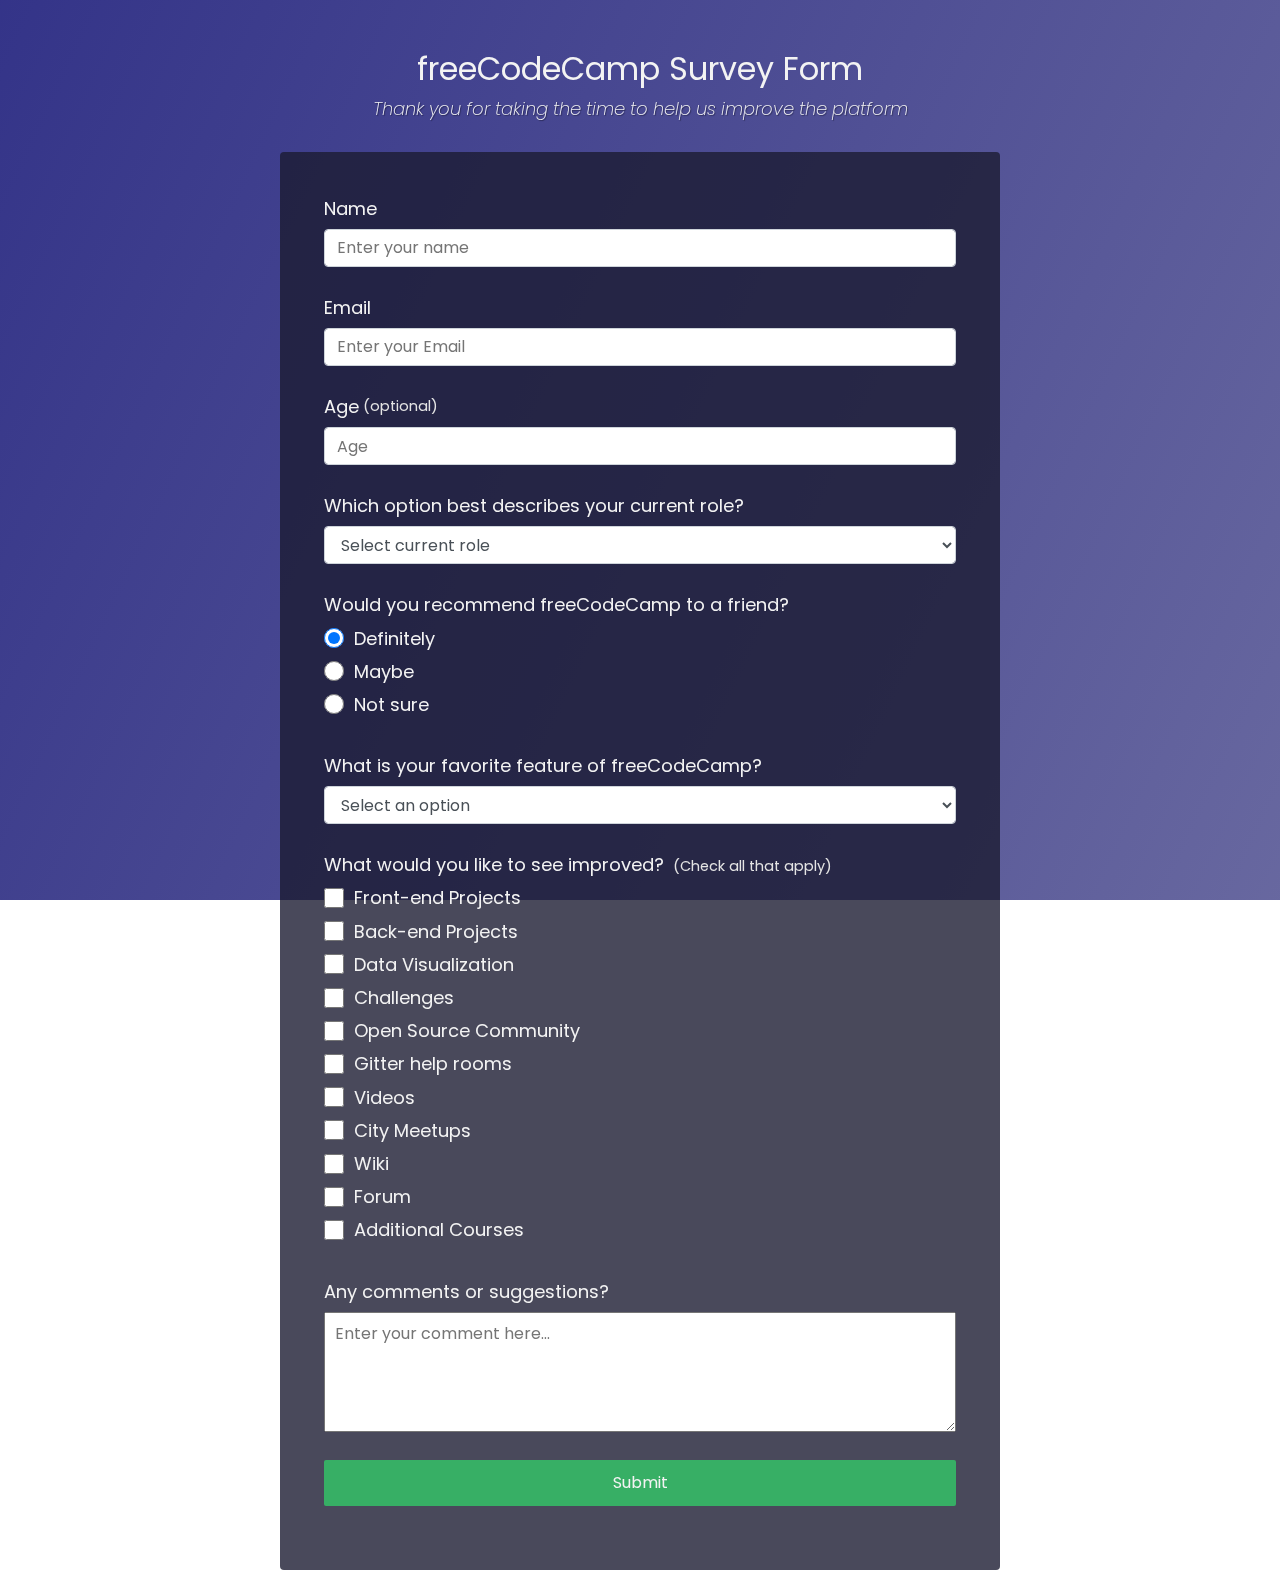
<file: sample.html>
<html>

<!DOCTYPE html>
<html lang="en" dir="ltr">
  <head>
    <meta charset="utf-8">
    <title></title>
    <style>
      @import url('https://fonts.googleapis.com/css?family=Poppins:200i,400&display=swap');

:root {
  --color-white: #f3f3f3;
  --color-darkblue: #1b1b32;
  --color-darkblue-alpha: rgba(27, 27, 50, 0.8);
  --color-green: #37af65;
}

*,
*::before,
*::after {
  box-sizing: border-box;
}

body {
  font-family: 'Poppins', sans-serif;
  font-size: 1rem;
  font-weight: 400;
  line-height: 1.4;
  color: var(--color-white);
  margin: 0;
}

/* mobile friendly alternative to using background-attachment: fixed */
body::before {
  content: '';
  position: fixed;
  top: 0;
  left: 0;
  height: 100%;
  width: 100%;
  z-index: -1;
  background: var(--color-darkblue);
  background-image: linear-gradient(
      115deg,
      rgba(58, 58, 158, 0.8),
      rgba(136, 136, 206, 0.7)
    ),
    url(https://cdn.freecodecamp.org/testable-projects-fcc/images/survey-form-background.jpeg);
  background-size: cover;
  background-repeat: no-repeat;
  background-position: center;
}

h1 {
  font-weight: 400;
  line-height: 1.2;
}

p {
  font-size: 1.125rem;
}

h1,
p {
  margin-top: 0;
  margin-bottom: 0.5rem;
}

label {
  display: flex;
  align-items: center;
  font-size: 1.125rem;
  margin-bottom: 0.5rem;
}

input,
button,
select,
textarea {
  margin: 0;
  font-family: inherit;
  font-size: inherit;
  line-height: inherit;
}

button {
  border: none;
}

.container {
  width: 100%;
  margin: 3.125rem auto 0 auto;
}

@media (min-width: 576px) {
  .container {
    max-width: 540px;
  }
}

@media (min-width: 768px) {
  .container {
    max-width: 720px;
  }
}

.header {
  padding: 0 0.625rem;
  margin-bottom: 1.875rem;
}

.description {
  font-style: italic;
  font-weight: 200;
  text-shadow: 1px 1px 1px rgba(0, 0, 0, 0.4);
}

.clue {
  margin-left: 0.25rem;
  font-size: 0.9rem;
  color: #e4e4e4;
}

.text-center {
  text-align: center;
}

/* form */

form {
  background: var(--color-darkblue-alpha);
  padding: 2.5rem 0.625rem;
  border-radius: 0.25rem;
}

@media (min-width: 480px) {
  form {
    padding: 2.5rem;
  }
}

.form-group {
  margin: 0 auto 1.25rem auto;
  padding: 0.25rem;
}

.form-control {
  display: block;
  width: 100%;
  height: 2.375rem;
  padding: 0.375rem 0.75rem;
  color: #495057;
  background-color: #fff;
  background-clip: padding-box;
  border: 1px solid #ced4da;
  border-radius: 0.25rem;
  transition: border-color 0.15s ease-in-out, box-shadow 0.15s ease-in-out;
}

.form-control:focus {
  border-color: #80bdff;
  outline: 0;
  box-shadow: 0 0 0 0.2rem rgba(0, 123, 255, 0.25);
}

.input-radio,
.input-checkbox {
  display: inline-block;
  margin-right: 0.625rem;
  min-height: 1.25rem;
  min-width: 1.25rem;
}

.input-textarea {
  min-height: 120px;
  width: 100%;
  padding: 0.625rem;
  resize: vertical;
}

.submit-button {
  display: block;
  width: 100%;
  padding: 0.75rem;
  background: var(--color-green);
  color: inherit;
  border-radius: 2px;
  cursor: pointer;
}

      </style>
    </head>
    <body>
      <div class="container">
    <header class="header">
      <h1 id="title" class="text-center">freeCodeCamp Survey Form</h1>
      <p id="description" class="description text-center">
        Thank you for taking the time to help us improve the platform
      </p>
    </header>
    <form id="survey-form">
      <div class="form-group">
        <label id="name-label" for="name">Name</label>
        <input
          type="text"
          name="name"
          id="name"
          class="form-control"
          placeholder="Enter your name"
          required
        />
      </div>
      <div class="form-group">
        <label id="email-label" for="email">Email</label>
        <input
          type="email"
          name="email"
          id="email"
          class="form-control"
          placeholder="Enter your Email"
          required
        />
      </div>
      <div class="form-group">
        <label id="number-label" for="number">Age<span class="clue">(optional)</span></label>
        <input
          type="number"
          name="age"
          id="number"
          min="10"
          max="99"
          class="form-control"
          placeholder="Age"/>
    </div>
    <div class="form-group">
      <p>Which option best describes your current role?</p>
      <select id="dropdown" name="role" class="form-control" required>
        <option disabled selected value>Select current role</option>
        <option value="student">Student</option>
        <option value="job">Full Time Job</option>
        <option value="learner">Full Time Learner</option>
        <option value="preferNo">Prefer not to say</option>
        <option value="other">Other</option>
      </select>
    </div>

    <div class="form-group">
      <p>Would you recommend freeCodeCamp to a friend?</p>
      <label>
        <input
          name="user-recommend"
          value="definitely"
          type="radio"
          class="input-radio"
          checked
        />Definitely</label>
      <label>
        <input
          name="user-recommend"
          value="maybe"
          type="radio"
          class="input-radio"
        />Maybe</label
      >

      <label
        ><input
          name="user-recommend"
          value="not-sure"
          type="radio"
          class="input-radio"
        />Not sure</label
      >
    </div>

    <div class="form-group">
      <p>
        What is your favorite feature of freeCodeCamp?
      </p>
      <select id="most-like" name="mostLike" class="form-control" required>
        <option disabled selected value>Select an option</option>
        <option value="challenges">Challenges</option>
        <option value="projects">Projects</option>
        <option value="community">Community</option>
        <option value="openSource">Open Source</option>
      </select>
    </div>

    <div class="form-group">
      <p>
        What would you like to see improved?
        <span class="clue">(Check all that apply)</span>
      </p>

      <label
        ><input
          name="prefer"
          value="front-end-projects"
          type="checkbox"
          class="input-checkbox"
        />Front-end Projects</label
      >
      <label>
        <input
          name="prefer"
          value="back-end-projects"
          type="checkbox"
          class="input-checkbox"
        />Back-end Projects</label
      >
      <label
        ><input
          name="prefer"
          value="data-visualization"
          type="checkbox"
          class="input-checkbox"
        />Data Visualization</label
      >
      <label
        ><input
          name="prefer"
          value="challenges"
          type="checkbox"
          class="input-checkbox"
        />Challenges</label
      >
      <label
        ><input
          name="prefer"
          value="open-source-community"
          type="checkbox"
          class="input-checkbox"
        />Open Source Community</label
      >
      <label
        ><input
          name="prefer"
          value="gitter-help-rooms"
          type="checkbox"
          class="input-checkbox"
        />Gitter help rooms</label
      >
      <label
        ><input
          name="prefer"
          value="videos"
          type="checkbox"
          class="input-checkbox"
        />Videos</label
      >
      <label
        ><input
          name="prefer"
          value="city-meetups"
          type="checkbox"
          class="input-checkbox"
        />City Meetups</label
      >
      <label
        ><input
          name="prefer"
          value="wiki"
          type="checkbox"
          class="input-checkbox"
        />Wiki</label
      >
      <label
        ><input
          name="prefer"
          value="forum"
          type="checkbox"
          class="input-checkbox"
        />Forum</label
      >
      <label
        ><input
          name="prefer"
          value="additional-courses"
          type="checkbox"
          class="input-checkbox"
        />Additional Courses</label
      >
    </div>

    <div class="form-group">
      <p>Any comments or suggestions?</p>
      <textarea
        id="comments"
        class="input-textarea"
        name="comment"
        placeholder="Enter your comment here..."
      ></textarea>
    </div>

    <div class="form-group">
      <button type="submit" id="submit" class="submit-button">
        Submit
      </button>
    </div>
  </form>
</div>
</body>
</html>
</file>
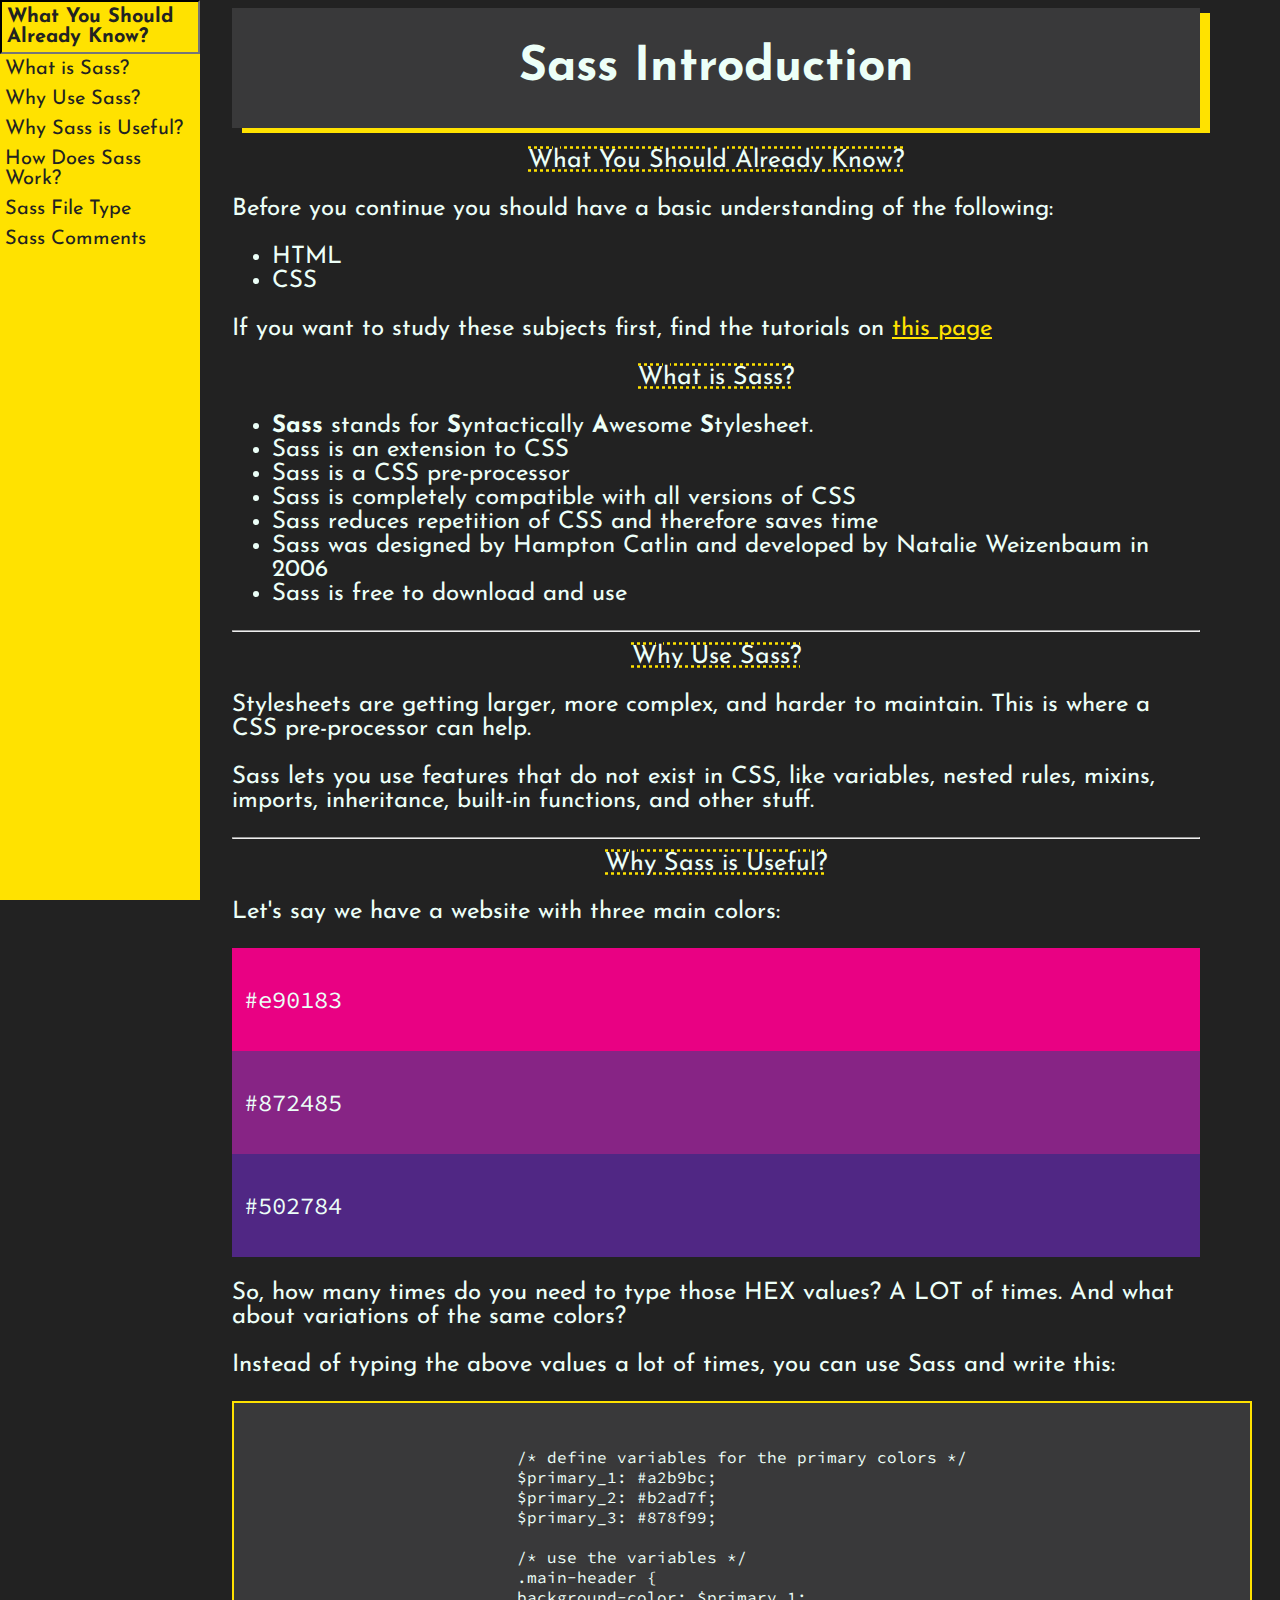
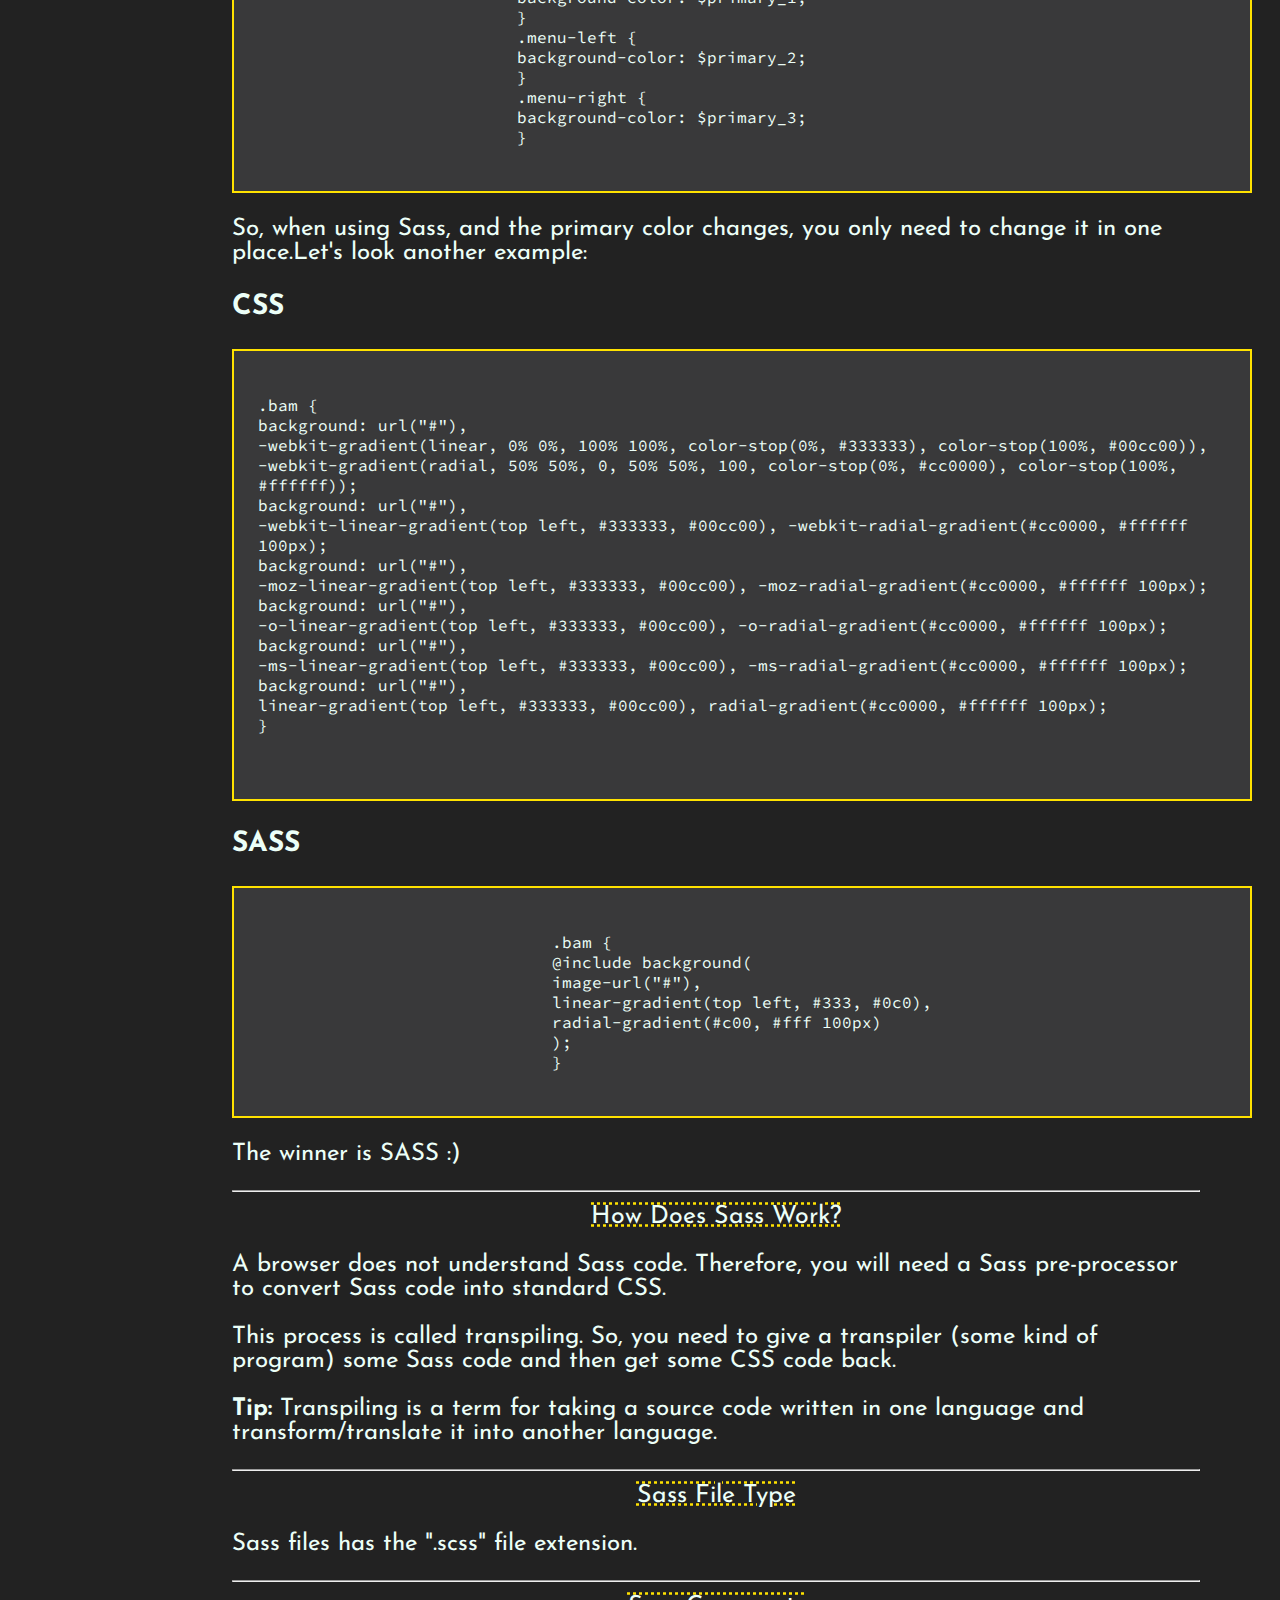
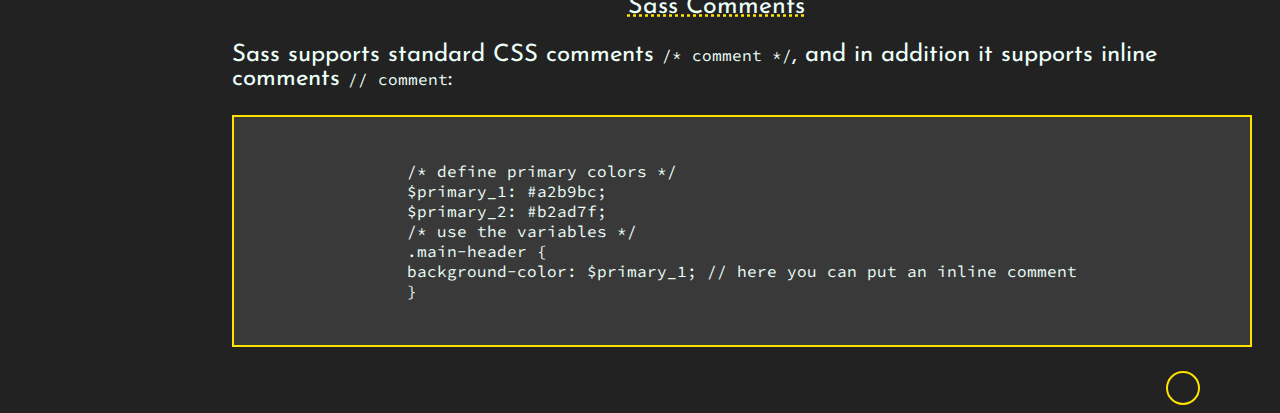
<file: tech-documentation.html>
<!DOCTYPE html>
<html>
    <head>
        <link rel="stylesheet" href="https://use.fontawesome.com/releases/v5.15.1/css/all.css" integrity="sha384-vp86vTRFVJgpjF9jiIGPEEqYqlDwgyBgEF109VFjmqGmIY/Y4HV4d3Gp2irVfcrp" crossorigin="anonymous">
        <title>SASS Inroduction</title>
        <style>
@import url("https://fonts.googleapis.com/css2?family=Heebo&family=Josefin+Sans&family=Source+Code+Pro&display=swap");
@import url("https://fonts.googleapis.com/css2?family=Heebo&family=Source+Code+Pro&display=swap");
:root {
  --primary: #ffe200;
  --secondary: #222222;
  --code-color: #39393a;
  --primary-font: "Josefin Sans", sans-serif;
  --code-font: "Source Code Pro", monospace;
}
body {
  color: #ecfff8;
  background-color: var(--secondary);
  /*max-width: 100%;*/
  word-wrap: break-word;
  font-family: var(--primary-font);
  scroll-behavior: smooth;
}
#navbar {
  background-color: var(--primary);
  height: 100%;
  position: fixed;
  top: 0;
  left: 0;
  width: 200px;
  display: flex;
  flex-direction: column;
  overflow: hidden;
  z-index: 1;
}
.nav-link {
  text-decoration: none;
  padding: 5px;
  font-family: var(--primary-font);
  font-size: 20px;
  color: var(--secondary);
}
.nav-link:hover {
  border: 2px inset var(--secondary);
  font-weight: bold;
  color: var(--secondary);
}
#non-header {
  display: none;
}
.inline-link {
  color: var(--primary);
}
.top-header {
  text-align: center;
  background-color: var(--code-color);
  padding: 4px;
  margin-bottom: 20px;
  box-shadow: 10px 5px var(--primary);
}

#main-doc {
  background-color: var(--secondary);

  top: 0;
  margin-left: 200px;
  padding-left: 1em;
  padding-right: 3em;

  overflow: hidden;
  font-size: 24px;
}
header {
  font-size: 25px;
  text-decoration: underline overline dotted var(--primary);
  text-align: center;
}
.code {
  width: 100%;
  background-color: var(--code-color);
  padding: 1em;
  display: flex;
  overflow: hidden;
  word-wrap: break-word;
  justify-content: center;
  border: 2px solid var(--primary);
}

code {
  white-space: pre-wrap;
  justify-content: center;
  font-family: var(--code-font);
  font-size: medium;
}
.sample-colors {
  display: block;
  align-items: center;
  width: 100%;
  font-family: var(--code-font);
}
#color1 {
  background-color: #e90183;
  padding: 0.5em;
}
#color2 {
  background-color: #872485;
  padding: 0.5em;
}
#color3 {
  background-color: #502784;
  padding: 0.5em;
}

::-webkit-scrollbar {
  width: 20px;
}
::-webkit-scrollbar-track {
  box-shadow: inset 0 0 5px var(--primary);
  border-radius: 10px;
}
::-webkit-scrollbar-thumb {
  background: var(--primary);
  border-radius: 10px;
}
::-webkit-scrollbar-thumb:hover {
  background: var(--code-color); 
}

i {
  color: var(--primary);
  border: 2px solid var(--primary);
  padding: 15px;
  border-radius: 50%;
  margin-top: 1em;
  float: right;
}
i:hover {
  border: 5px double var(--primary);
  font-weight: bold;
}
@media screen and (max-width: 799px) {
  .top-header {
    font-size: 15px;
    top: 0;
    height: 80px;
    width: 100%;
    margin: 0px;
  }
  .code {
    word-break: break-word;
  }
  
  #navbar {
    height: fit-content;
    width: 100%;
    position: relative;
    top: 0;
    z-index: 0;
    overflow-x: hidden;
    text-align: center;
    box-shadow: 10px 5px var(--code-color);
  }
  #main-doc {
    margin: auto;
  }
  #first-header {
    margin-top: 1em;
  }
  code {
    font-size: small;
  }
}

        </style>
    </head>
    <body>
        <script src="https://cdn.freecodecamp.org/testable-projects-fcc/v1/bundle.js"></script>
        <main id="main-doc">
            <div class="top-header">
                <h1>Sass Introduction</h1>
            </div>
            <nav id="navbar">
                <header id="non-header">Sass Introduction</header>
                <a class="nav-link" href="#what_you_should_already_know?">What You Should Already Know?</a>
                <a class="nav-link" href="#what_is_sass?">What is Sass?</a>
                <a class="nav-link" href="#why_use_sass?">Why Use Sass?</a>
                <a class="nav-link" href="#why_sass_is_useful?">Why Sass is Useful?</a>
                <a class="nav-link" href="#how_does_sass_work?">How Does Sass Work?</a>
                <a class="nav-link" href="#sass_file_type">Sass File Type</a>
                <a class="nav-link" href="#sass_comments">Sass Comments</a>
            </nav>
            <section class="main-section" id="what_you_should_already_know?">
                <header id="first-header">What You Should Already Know?</header>
                <p>Before you continue you should have a basic understanding of the following:</p>
                <ul>
                    <li>HTML</li>
                    <li>CSS</li>
                </ul>
                <p>If you want to study these subjects first, find the tutorials on <a class="inline-link" href="https://www.w3schools.com/default.asp">this page</a> </p>
            </section>
            <section class="main-section"id="what_is_sass?">
                <header>What is Sass?</header>
                <ul>
                    <li><b>Sass</b> stands for <b>S</b>yntactically <b>A</b>wesome <b>S</b>tylesheet.</li>
                    <li>Sass is an extension to CSS</li>
                    <li>Sass is a CSS pre-processor</li>
                    <li>Sass is completely compatible with all versions of CSS</li>
                    <li>Sass reduces repetition of CSS and therefore saves time</li>
                    <li>Sass was designed by Hampton Catlin and developed by Natalie Weizenbaum in 2006</li>
                    <li>Sass is free to download and use</li>
                </ul>
            </section>
            <hr>
            <section class="main-section" id="why_use_sass?">
                <header>Why Use Sass?</header>
                <p>Stylesheets are getting larger, more complex, and harder to maintain. This is where a CSS pre-processor can help.</p>
                <p>Sass lets you use features that do not exist in CSS, like variables, nested rules, mixins, imports, inheritance, built-in functions, and other stuff.</p>
            </section>
            <hr>
            <section class="main-section" id="why_sass_is_useful?">
                <header>Why Sass is Useful?</header>
                <p>Let's say we have a website with three main colors:</p>
                <div class="sample-colors">
                    <div class="color-box" id="color1">
                        <p>#e90183</p>
                    </div>
                    <div class="color-box" id="color2">
                        <p>#872485</p>
                    </div>
                    <div class="color-box" id="color3">
                        <p>#502784</p>
                    </div>
                </div>
                <p>So, how many times do you need to type those HEX values? A LOT of times. And what about variations of the same colors?</p>
                <p>Instead of typing the above values a lot of times, you can use Sass and write this:</p>
                <div class="code">
                    <code>
/* define variables for the primary colors */
$primary_1: #a2b9bc;
$primary_2: #b2ad7f;
$primary_3: #878f99;

/* use the variables */
.main-header {
background-color: $primary_1;
}
.menu-left {
background-color: $primary_2;
}
.menu-right {
background-color: $primary_3;
}
                    </code>
                </div>
                <p>So, when using Sass, and the primary color changes, you only need to change it in one place.Let's look another example:</p>
                <h3>CSS</h3>
                <div class="code">
                    <code>
.bam {
background: url("#"), 
-webkit-gradient(linear, 0% 0%, 100% 100%, color-stop(0%, #333333), color-stop(100%, #00cc00)), 
-webkit-gradient(radial, 50% 50%, 0, 50% 50%, 100, color-stop(0%, #cc0000), color-stop(100%, #ffffff));
background: url("#"), 
-webkit-linear-gradient(top left, #333333, #00cc00), -webkit-radial-gradient(#cc0000, #ffffff 100px);
background: url("#"), 
-moz-linear-gradient(top left, #333333, #00cc00), -moz-radial-gradient(#cc0000, #ffffff 100px);
background: url("#"), 
-o-linear-gradient(top left, #333333, #00cc00), -o-radial-gradient(#cc0000, #ffffff 100px);
background: url("#"), 
-ms-linear-gradient(top left, #333333, #00cc00), -ms-radial-gradient(#cc0000, #ffffff 100px);
background: url("#"), 
linear-gradient(top left, #333333, #00cc00), radial-gradient(#cc0000, #ffffff 100px);
}
                     
                    </code>
                </div>
                <h3>SASS</h3>
                <div class="code">
                    <code>
.bam {
@include background(
image-url("#"),
linear-gradient(top left, #333, #0c0),
radial-gradient(#c00, #fff 100px)
);
}
                    </code>
                </div>
                <p>The winner is SASS :)</p>
            </section>
            <hr>
            <section class="main-section" id="how_does_sass_work?">
                <header>How Does Sass Work?</header>
                <p>A browser does not understand Sass code. Therefore, you will need a Sass pre-processor to convert Sass code into standard CSS.</p>
                <p>This process is called transpiling. So, you need to give a transpiler (some kind of program) some Sass code and then get some CSS code back.</p>
                <div class="note">
                    <p><b>Tip:</b> Transpiling is a term for taking a source code written in one language and transform/translate it into another language.</p>
                </div>
            </section>
            <hr>
            <section class="main-section" id="sass_file_type">
                <header>Sass File Type</header>
                <p>Sass files has the ".scss" file extension.</p>
            </section>
            <hr>
            <section class="main-section" id="sass_comments">
                <header>Sass Comments</header>
                <p>Sass supports standard CSS comments <code>/* comment */</code>, and in addition it supports inline comments <code>// comment</code>:</p>
                <div class="code">
                    <code>
/* define primary colors */
$primary_1: #a2b9bc;
$primary_2: #b2ad7f;
/* use the variables */
.main-header {
background-color: $primary_1; // here you can put an inline comment
}
                    </code>
                </div>
            </section>
            <div class="back-to-top">
                <a href="#"><i class="fas fa-angle-double-up"></i></a>
            </div>
        </main>
        
    </body>
</html>
</file>
